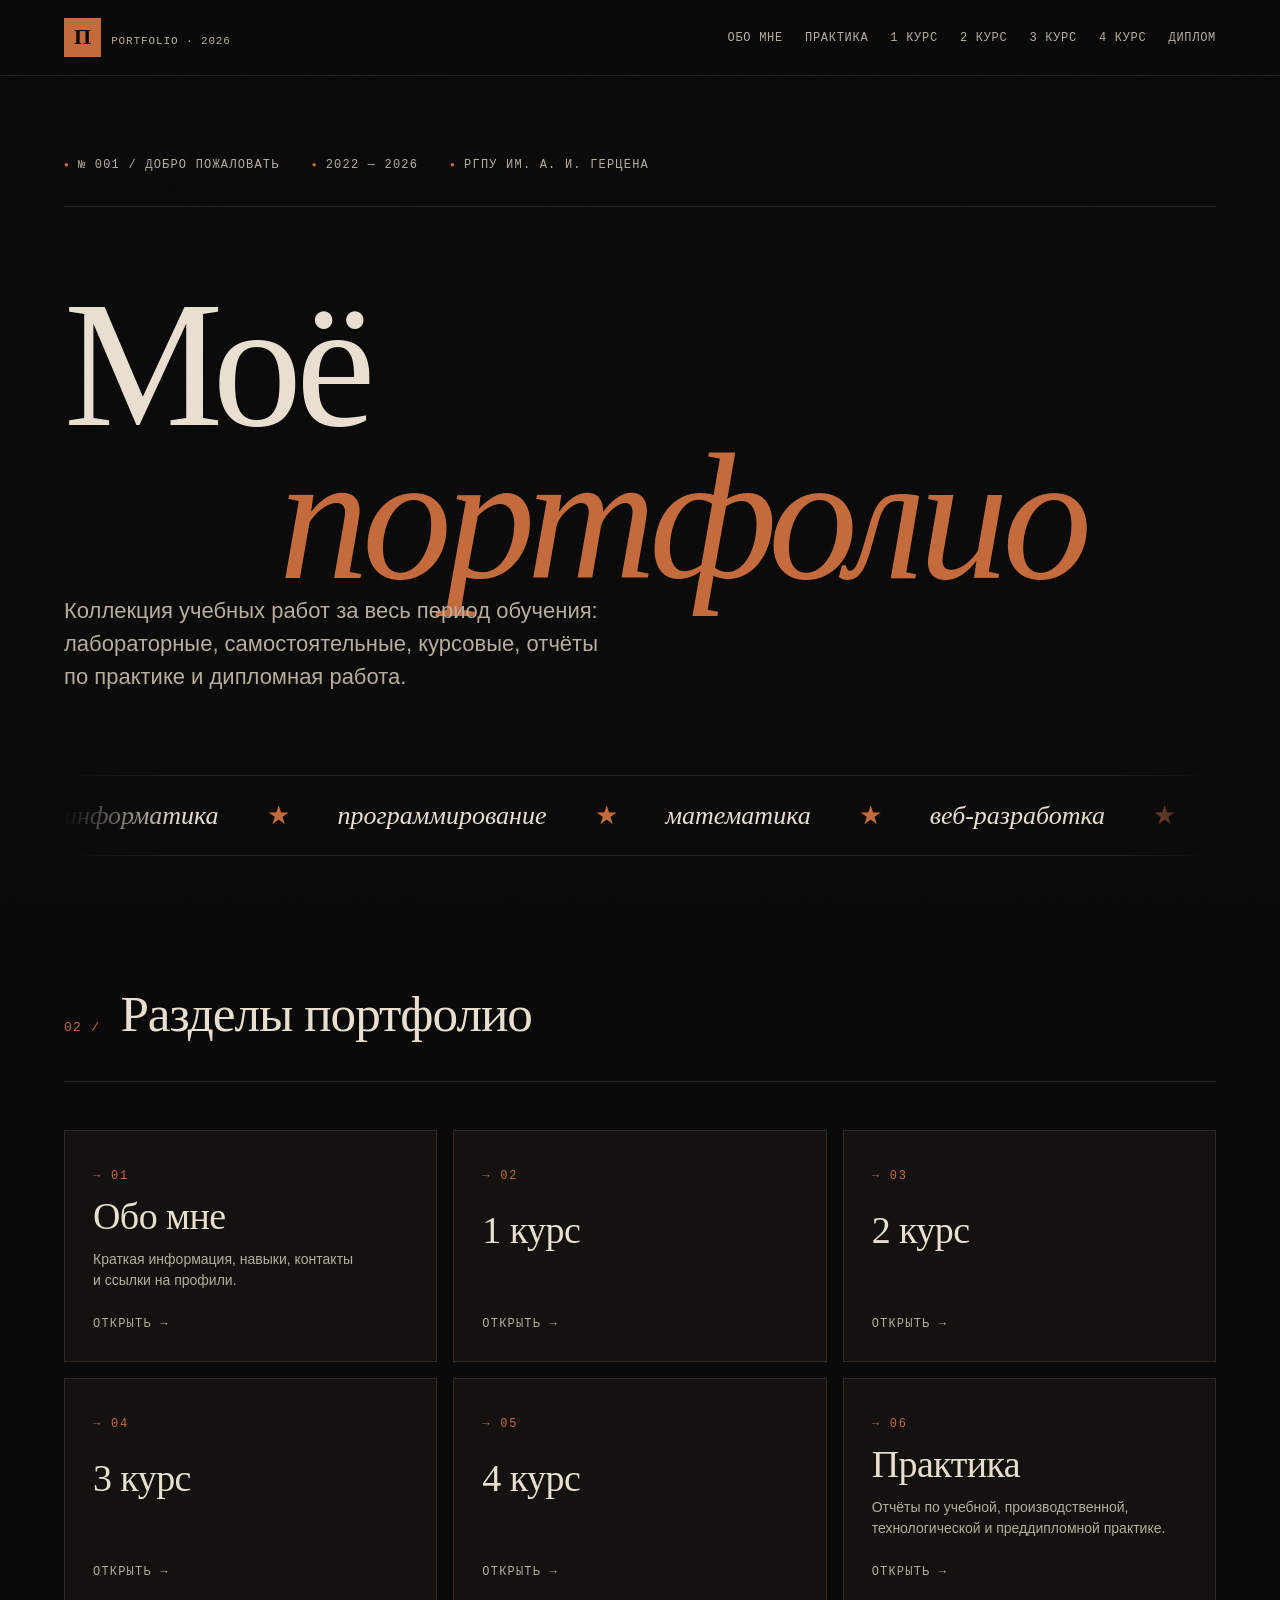
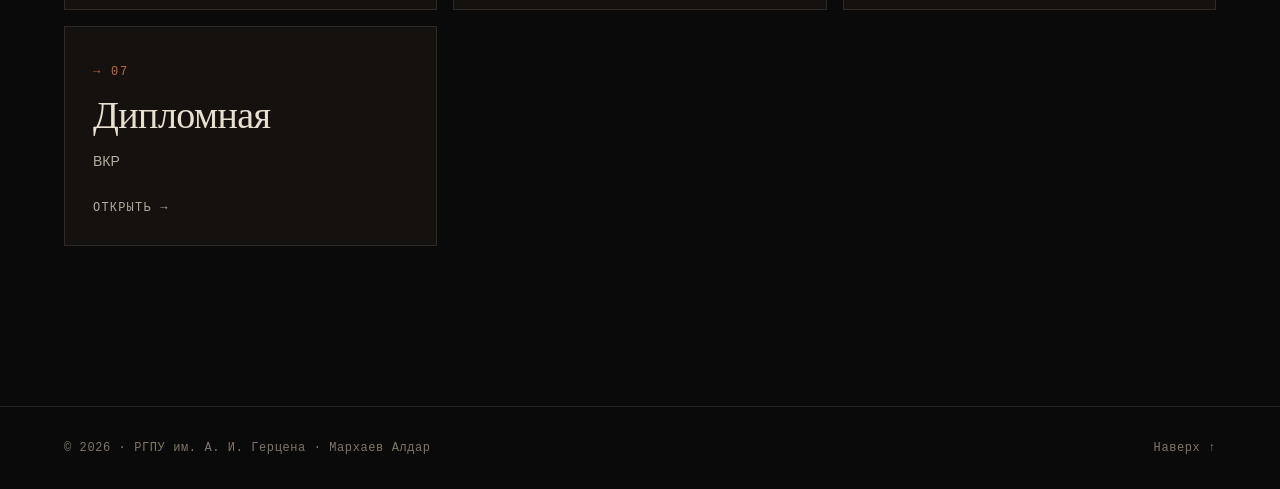
<file: index.html>
<!DOCTYPE html>
<html lang="ru">
<head>
    <meta charset="UTF-8">
    <meta name="viewport" content="width=device-width, initial-scale=1.0">
    <title>Портфолио — РГПУ им. А. И. Герцена</title>
    <meta name="description" content="Учебное портфолио студента РГПУ им. А. И. Герцена. Работы за 4 курса обучения, практика, дипломная работа.">
    <link rel="stylesheet" href="styles.css">
    <link rel="icon" type="image/svg+xml" href="data:image/svg+xml,%3Csvg xmlns='http://www.w3.org/2000/svg' viewBox='0 0 100 100'%3E%3Crect width='100' height='100' fill='%230a0a0a'/%3E%3Ctext x='50' y='68' font-family='Georgia,serif' font-size='60' fill='%23e8dfd0' text-anchor='middle' font-style='italic'%3EП%3C/text%3E%3C/svg%3E">
</head>
<body>

    <div class="noise" aria-hidden="true"></div>

    <nav class="nav">
        <div class="nav__inner">
            <a href="index.html" class="nav__logo">
                <span class="nav__logo-mark">П</span>
                <span class="nav__logo-text">portfolio · 2026</span>
            </a>
            <ul class="nav__links">
                <li><a href="about.html">Обо мне</a></li>
                <li><a href="practice.html">Практика</a></li>
                <li><a href="course-1.html">1 курс</a></li>
                <li><a href="course-2.html">2 курс</a></li>
                <li><a href="course-3.html">3 курс</a></li>
                <li><a href="course-4.html">4 курс</a></li>
                <li><a href="diploma.html">Диплом</a></li>
            </ul>
            <button class="nav__burger" aria-label="Меню">
                <span></span><span></span><span></span>
            </button>
        </div>
    </nav>

    <!-- ГЛАВНЫЙ ЭКРАН -->
    <header class="home-hero" id="top">
        <div class="home-hero__meta">
            <span class="home-hero__meta-item">№ 001 / Добро пожаловать</span>
            <span class="home-hero__meta-item">2022 — 2026</span>
            <span class="home-hero__meta-item">РГПУ им. А. И. Герцена</span>
        </div>

        <div>
            <h1 class="home-hero__title">
                <span class="home-hero__line">Моё</span>
                <span class="home-hero__line home-hero__line--italic">портфолио</span>
            </h1>
            <p class="home-hero__lead">
                Коллекция учебных работ за весь период обучения:
                лабораторные, самостоятельные, курсовые, отчёты по&nbsp;практике
                и&nbsp;дипломная работа.
            </p>
        </div>

        <div class="marquee" aria-hidden="true">
            <div class="marquee__track">
                <span>информатика</span><span>★</span>
                <span>программирование</span><span>★</span>
                <span>математика</span><span>★</span>
                <span>веб-разработка</span><span>★</span>
                <span>базы данных</span><span>★</span>
                <span>алгоритмы</span><span>★</span>
                <span>информатика</span><span>★</span>
                <span>программирование</span><span>★</span>
                <span>математика</span><span>★</span>
                <span>веб-разработка</span><span>★</span>
                <span>базы данных</span><span>★</span>
                <span>алгоритмы</span><span>★</span>
            </div>
        </div>
    </header>

    <!-- РАЗДЕЛЫ -->
    <section class="sections" id="sections">
        <div class="sections__head">
            <span class="sections__num">02 /</span>
            <h2 class="sections__title">Разделы портфолио</h2>
        </div>

        <div class="sections__grid">

            <a href="about.html" class="section-card">
                <span class="section-card__num">→ 01</span>
                <h3 class="section-card__title">Обо&nbsp;мне</h3>
                <p class="section-card__desc">Краткая информация, навыки, контакты и&nbsp;ссылки на профили.</p>
                <span class="section-card__arrow">Открыть →</span>
            </a>

            <a href="course-1.html" class="section-card">
                <span class="section-card__num">→ 02</span>
                <h3 class="section-card__title">1&nbsp;курс</h3>
                <p class="section-card__desc"></p>
                <span class="section-card__arrow">Открыть →</span>
            </a>

            <a href="course-2.html" class="section-card">
                <span class="section-card__num">→ 03</span>
                <h3 class="section-card__title">2&nbsp;курс</h3>
                <p class="section-card__desc"></p>
                <span class="section-card__arrow">Открыть →</span>
            </a>

            <a href="course-3.html" class="section-card">
                <span class="section-card__num">→ 04</span>
                <h3 class="section-card__title">3&nbsp;курс</h3>
                <p class="section-card__desc"></p>
                <span class="section-card__arrow">Открыть →</span>
            </a>

            <a href="course-4.html" class="section-card">
                <span class="section-card__num">→ 05</span>
                <h3 class="section-card__title">4&nbsp;курс</h3>
                <p class="section-card__desc"></p>
                <span class="section-card__arrow">Открыть →</span>
            </a>

            <a href="practice.html" class="section-card">
                <span class="section-card__num">→ 06</span>
                <h3 class="section-card__title">Практика</h3>
                <p class="section-card__desc">Отчёты по&nbsp;учебной, производственной, технологической и&nbsp;преддипломной практике.</p>
                <span class="section-card__arrow">Открыть →</span>
            </a>

            <a href="diploma.html" class="section-card">
                <span class="section-card__num">→ 07</span>
                <h3 class="section-card__title">Дипломная</h3>
                <p class="section-card__desc">ВКР</p>
                <span class="section-card__arrow">Открыть →</span>
            </a>

        </div>
    </section>

    <footer class="footer">
        <div class="footer__inner">
            <p>© 2026 · РГПУ им. А. И. Герцена · Мархаев Алдар</p>
            <p><a href="#top">Наверх ↑</a></p>
        </div>
    </footer>

    <script src="script.js"></script>
</body>
</html>
</file>
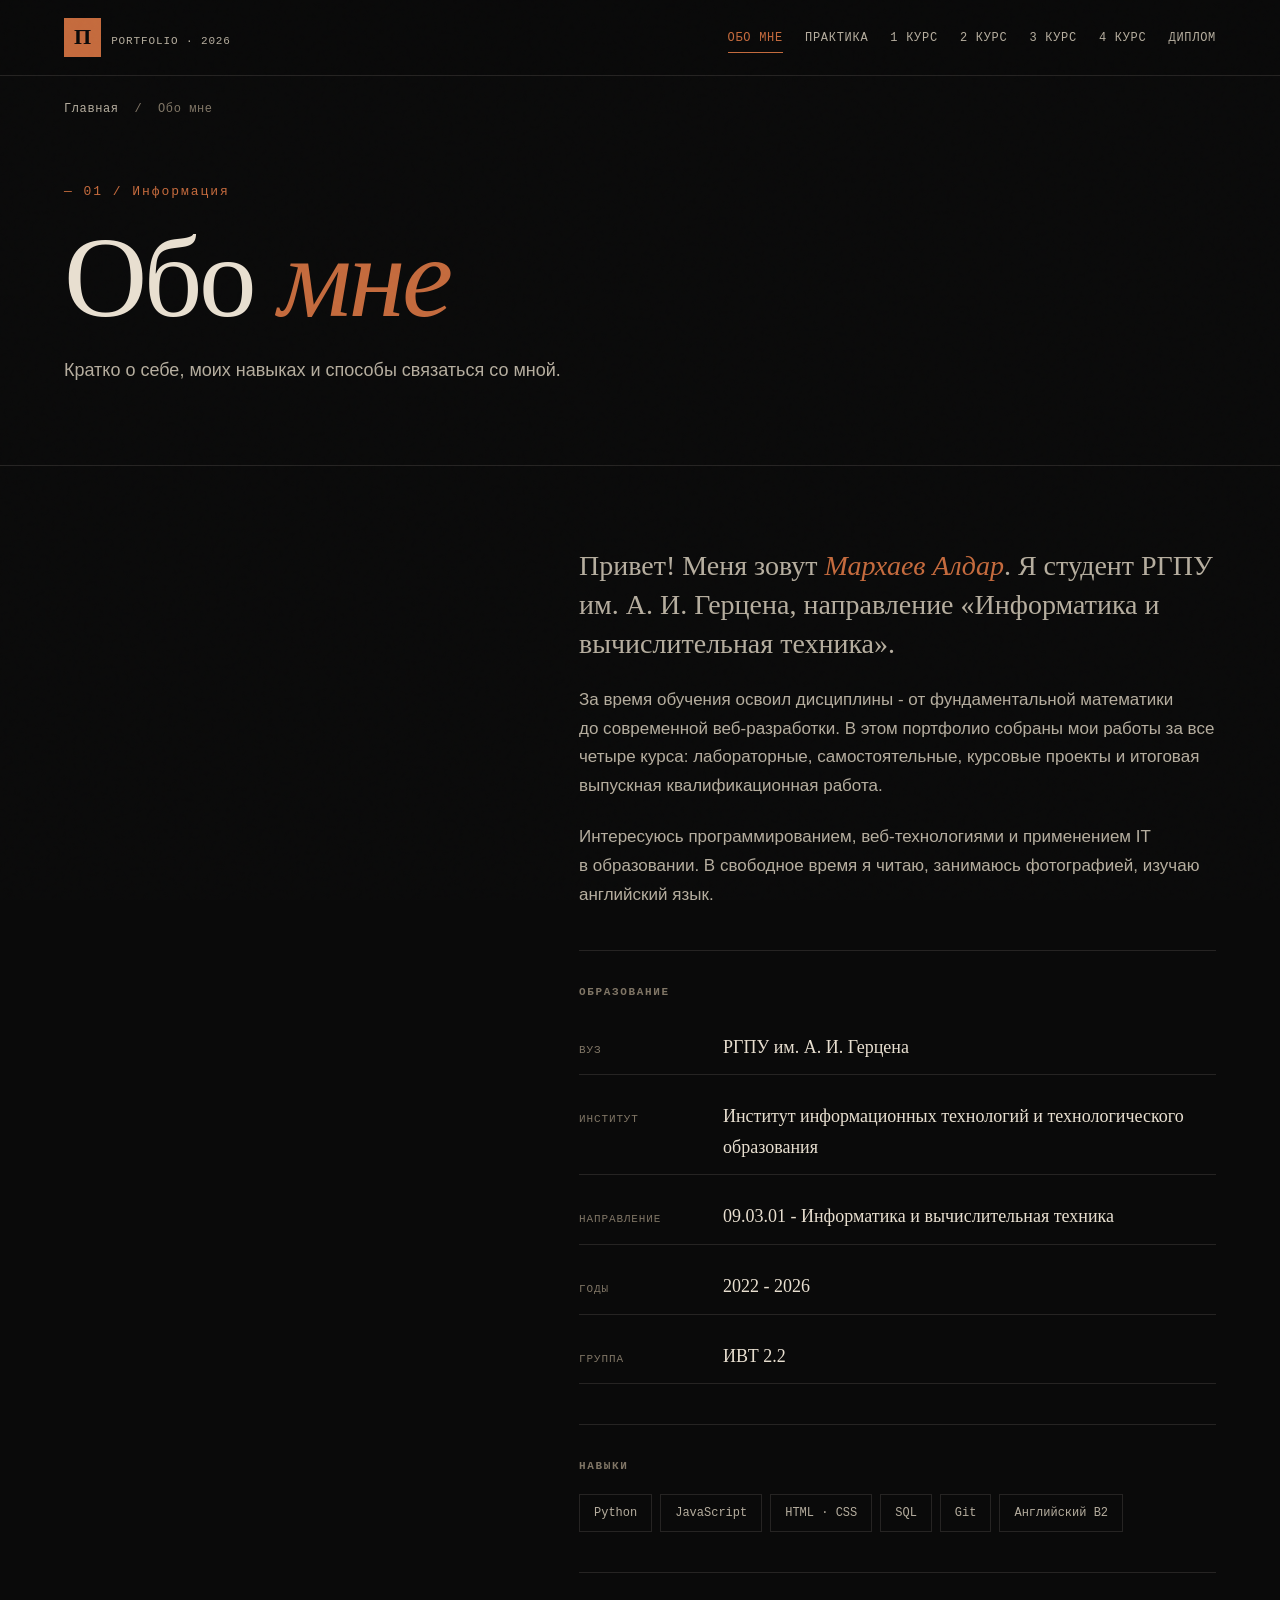
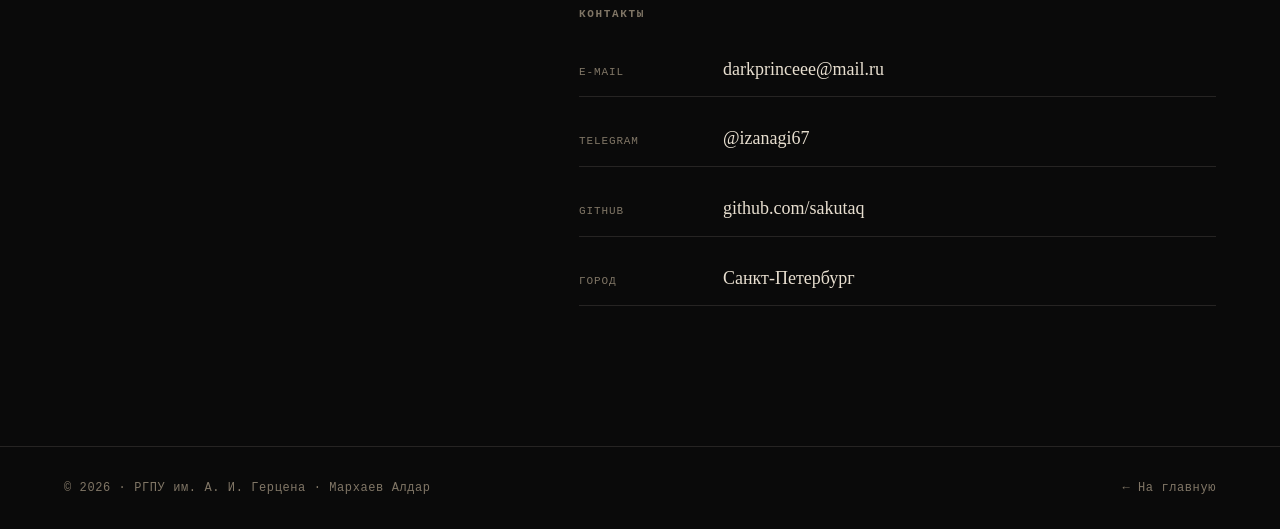
<file: about.html>
<!DOCTYPE html>
<html lang="ru">
<head>
    <meta charset="UTF-8">
    <meta name="viewport" content="width=device-width, initial-scale=1.0">
    <title>Обо мне — Портфолио</title>
    <link rel="stylesheet" href="styles.css">
    <link rel="icon" type="image/svg+xml" href="data:image/svg+xml,%3Csvg xmlns='http://www.w3.org/2000/svg' viewBox='0 0 100 100'%3E%3Crect width='100' height='100' fill='%230a0a0a'/%3E%3Ctext x='50' y='68' font-family='Georgia,serif' font-size='60' fill='%23e8dfd0' text-anchor='middle' font-style='italic'%3EП%3C/text%3E%3C/svg%3E">
</head>
<body>

    <div class="noise" aria-hidden="true"></div>

    <nav class="nav">
        <div class="nav__inner">
            <a href="index.html" class="nav__logo">
                <span class="nav__logo-mark">П</span>
                <span class="nav__logo-text">portfolio · 2026</span>
            </a>
            <ul class="nav__links">
                <li><a href="about.html">Обо мне</a></li>
                <li><a href="practice.html">Практика</a></li>
                <li><a href="course-1.html">1 курс</a></li>
                <li><a href="course-2.html">2 курс</a></li>
                <li><a href="course-3.html">3 курс</a></li>
                <li><a href="course-4.html">4 курс</a></li>
                <li><a href="diploma.html">Диплом</a></li>
            </ul>
            <button class="nav__burger" aria-label="Меню"><span></span><span></span><span></span></button>
        </div>
    </nav>

    <div class="crumbs">
        <a href="index.html">Главная</a>
        <span class="crumbs__sep">/</span>
        <span>Обо мне</span>
    </div>

    <header class="page-hero">
        <span class="page-hero__num">— 01 / Информация</span>
        <h1 class="page-hero__title">Обо <em>мне</em></h1>
        <p class="page-hero__sub">Кратко о&nbsp;себе, моих навыках и&nbsp;способы связаться со мной. </p>
    </header>

    <section class="about-grid">

        <div class="about-portrait">
            <div class="work__media">
    		
		</div>
                <defs>
                    <linearGradient id="bg" x1="0" y1="0" x2="1" y2="1">
                        <stop offset="0%" stop-color="#c46a3d"/>
                        <stop offset="100%" stop-color="#8b3a1f"/>
                    </linearGradient>
                </defs>
                <rect width="300" height="380" fill="url(#bg)"/>
                <circle cx="150" cy="150" r="60" fill="#e8dfd0"/>
                <path d="M60 380 Q60 250 150 250 Q240 250 240 380 Z" fill="#e8dfd0"/>
                
            </svg>
            
        </div>

        <div class="about-text">
            <p class="about-text__lead">
                Привет! Меня зовут <em>Мархаев Алдар</em>.
                Я&nbsp;студент РГПУ им.&nbsp;А.&nbsp;И.&nbsp;Герцена,
                направление «Информатика и вычислительная техника».
            </p>

            <p>
                За&nbsp;время обучения освоил дисциплины -
                от&nbsp;фундаментальной математики до&nbsp;современной веб-разработки.
                В&nbsp;этом портфолио собраны мои работы за&nbsp;все четыре курса:
                лабораторные, самостоятельные, курсовые проекты и&nbsp;итоговая
                выпускная квалификационная работа.
            </p>

            <p>
                Интересуюсь программированием, веб-технологиями и&nbsp;применением
                IT в&nbsp;образовании. В&nbsp;свободное время я читаю,
                занимаюсь фотографией, изучаю английский язык.
            </p>

            <div class="about-block">
                <h3 class="about-block__title">Образование</h3>
                <ul class="about-list">
                    <li>
                        <span class="about-list__key">Вуз</span>
                        <span class="about-list__val">РГПУ им. А. И. Герцена</span>
                    </li>
                    <li>
                        <span class="about-list__key">Институт</span>
                        <span class="about-list__val">Институт информационных технологий и&nbsp;технологического образования</span>
                    </li>
                    <li>
                        <span class="about-list__key">Направление</span>
                        <span class="about-list__val">09.03.01 - Информатика и&nbsp;вычислительная техника</span>
                    </li>
                    <li>
                        <span class="about-list__key">Годы</span>
                        <span class="about-list__val">2022 - 2026</span>
                    </li>
                    <li>
                        <span class="about-list__key">Группа</span>
                        <span class="about-list__val">ИВТ 2.2</span>
                    </li>
                </ul>
            </div>

            <div class="about-block">
                <h3 class="about-block__title">Навыки</h3>
                <ul class="skills-list">
                    <li>Python</li>
                    <li>JavaScript</li>
                    <li>HTML &middot; CSS</li>
                    <li>SQL</li>
                    <li>Git</li>
                    <li>Английский B2</li>
                </ul>
            </div>

            <div class="about-block">
                <h3 class="about-block__title">Контакты</h3>
                <ul class="about-list">
                    <li>
                        <span class="about-list__key">E-mail</span>
                        <span class="about-list__val"><a href="mailto:darkprinceee@mail.ru">darkprinceee@mail.ru</a></span>
                    </li>
                    <li>
                        <span class="about-list__key">Telegram</span>
                        <span class="about-list__val"><a href="https://t.me/izanagi67">@izanagi67</a></span>
                    </li>
                    <li>
                        <span class="about-list__key">GitHub</span>
                        <span class="about-list__val"><a href="https://github.com/sakutaq">github.com/sakutaq</a></span>
                    </li>
                    <li>
                        <span class="about-list__key">Город</span>
                        <span class="about-list__val">Санкт-Петербург</span>
                    </li>
                </ul>
            </div>
        </div>

    </section>

    <footer class="footer">
        <div class="footer__inner">
            <p>© 2026 · РГПУ им. А. И. Герцена · Мархаев Алдар</p>
            <p><a href="index.html">← На главную</a></p>
        </div>
    </footer>

    <script src="script.js"></script>
</body>
</html>
</file>
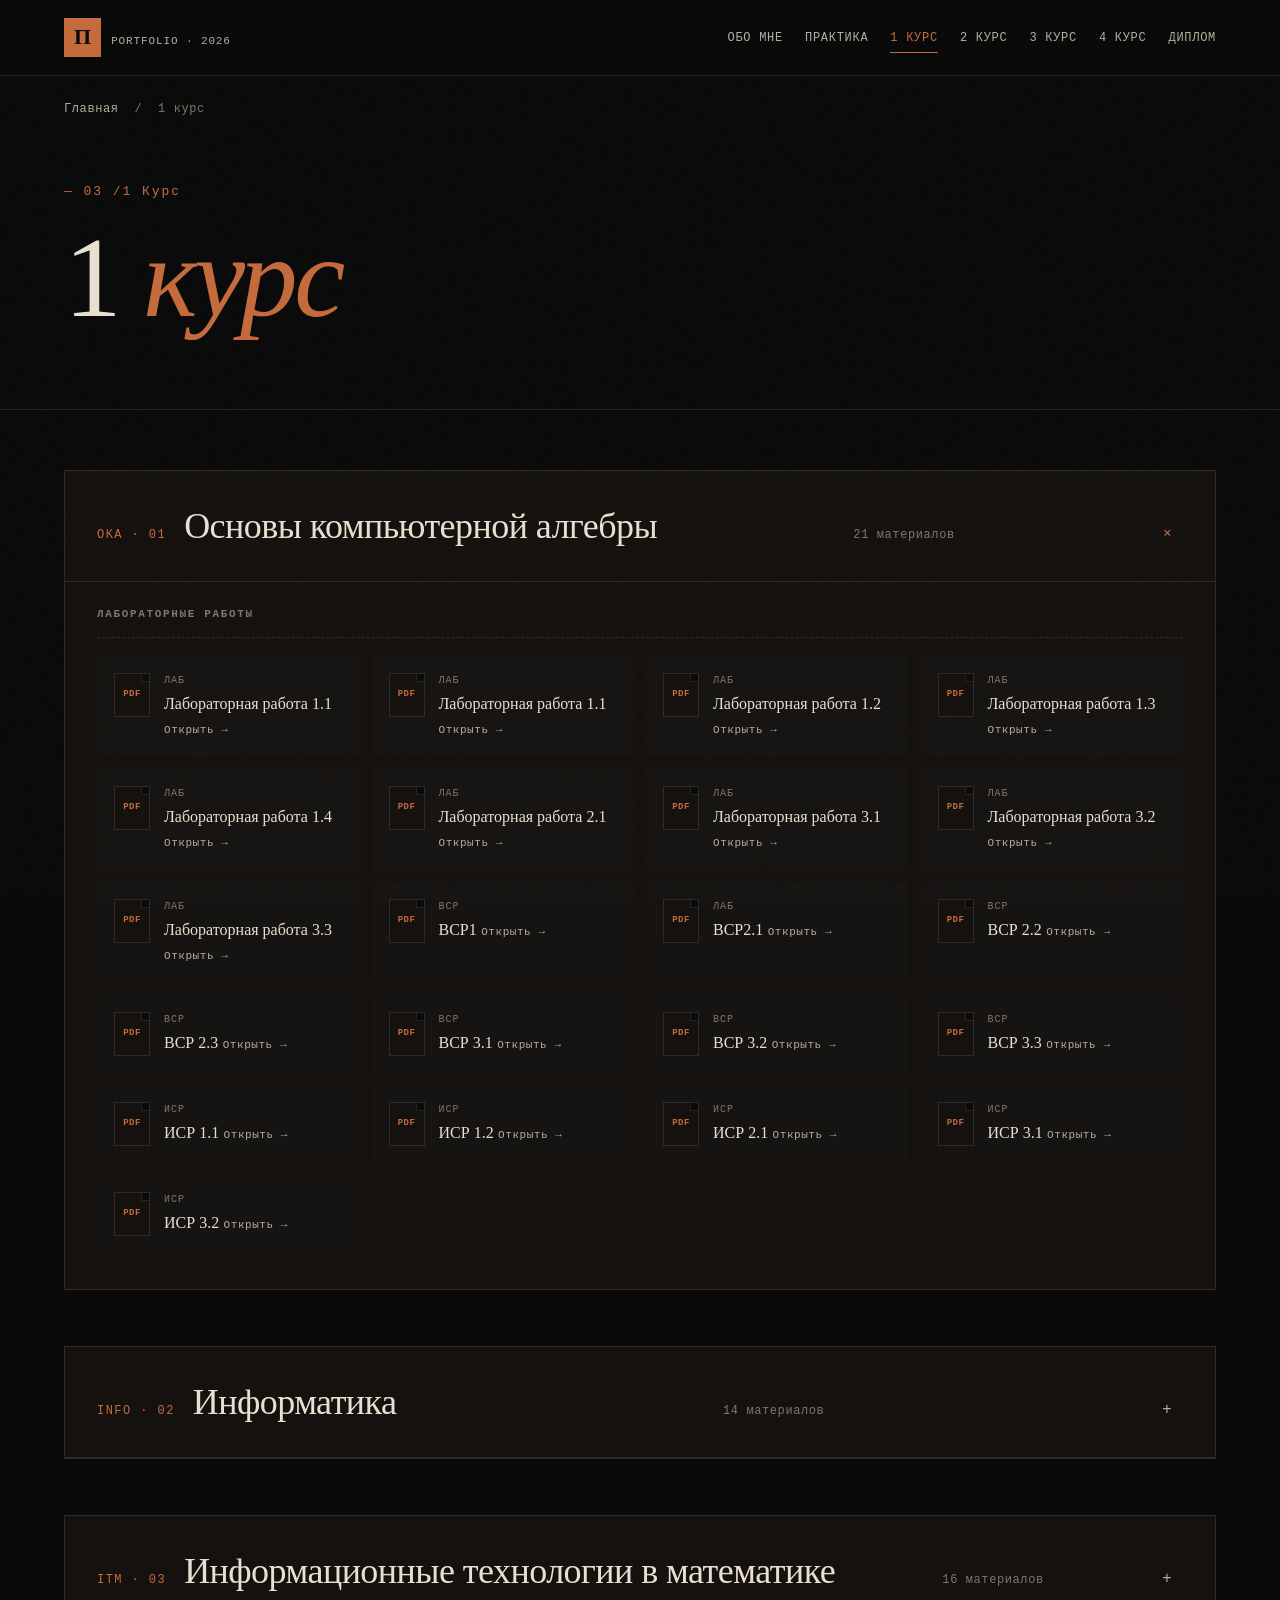
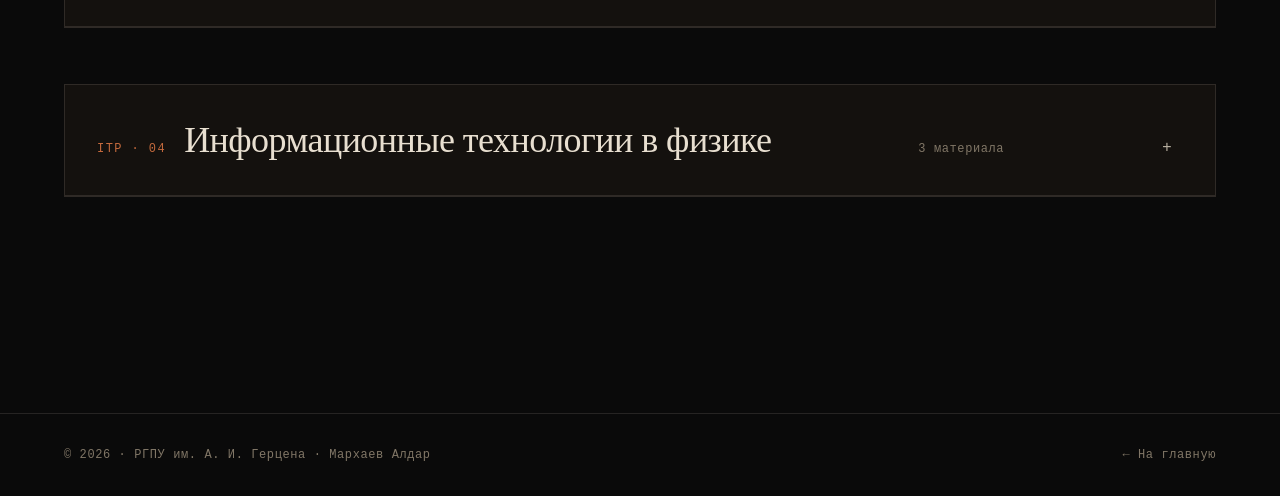
<file: course-1.html>
<!DOCTYPE html>
<html lang="ru">
<head>
    <meta charset="UTF-8">
    <meta name="viewport" content="width=device-width, initial-scale=1.0">
    <title>1 курс — Портфолио</title>
    <link rel="stylesheet" href="styles.css">
    <link rel="icon" type="image/svg+xml" href="data:image/svg+xml,%3Csvg xmlns='http://www.w3.org/2000/svg' viewBox='0 0 100 100'%3E%3Crect width='100' height='100' fill='%230a0a0a'/%3E%3Ctext x='50' y='68' font-family='Georgia,serif' font-size='60' fill='%23e8dfd0' text-anchor='middle' font-style='italic'%3EП%3C/text%3E%3C/svg%3E">
</head>
<body>

    <div class="noise" aria-hidden="true"></div>

    <nav class="nav">
        <div class="nav__inner">
            <a href="index.html" class="nav__logo">
                <span class="nav__logo-mark">П</span>
                <span class="nav__logo-text">portfolio · 2026</span>
            </a>
            <ul class="nav__links">
                <li><a href="about.html">Обо мне</a></li>
                <li><a href="practice.html">Практика</a></li>
                <li><a href="course-1.html">1 курс</a></li>
                <li><a href="course-2.html">2 курс</a></li>
                <li><a href="course-3.html">3 курс</a></li>
                <li><a href="course-4.html">4 курс</a></li>
                <li><a href="diploma.html">Диплом</a></li>
            </ul>
            <button class="nav__burger" aria-label="Меню"><span></span><span></span><span></span></button>
        </div>
    </nav>

    <div class="crumbs">
        <a href="index.html">Главная</a>
        <span class="crumbs__sep">/</span>
        <span>1 курс</span>
    </div>

    <header class="page-hero">
        <span class="page-hero__num">— 03 /1 Курс</span>
        <h1 class="page-hero__title">1&nbsp;<em>курс</em></h1>
        
    </header>

    <main class="page-body">
<article class="subject" id="subject-1">
            <header class="subject__header">
                <div class="subject__title">
                    <span class="subject__num">OKA · 01</span>
                    <h2 class="subject__name">Основы компьютерной алгебры</h2>
                </div>
                <span class="subject__count"></span>
                <span class="subject__toggle">+</span>
            </header>
            <div class="subject__body">
                <div class="subject__inner">
                    <div class="work-group">
                        <h3 class="work-group__title">Лабораторные работы</h3>
                        <div class="files">
                            <a href="files/course-1/oka/лр1.1.pdf" class="file" target="_blank">
                                <span class="file__icon file__icon--pdf">PDF</span>
                                <div class="file__body">
                                    <span class="file__tag">Лаб</span>
                                    <span class="file__name">Лабораторная работа 1.1</span>
                                    <span class="file__action">Открыть →</span>
                                </div>
                            </a>
<a href="files/course-1/oka/лр1.1.pdf" class="file" target="_blank">
                                <span class="file__icon file__icon--pdf">PDF</span>
                                <div class="file__body">
                                    <span class="file__tag">Лаб</span>
                                    <span class="file__name">Лабораторная работа 1.1</span>
                                    <span class="file__action">Открыть →</span>
                                </div>
                            </a>
<a href="files/course-1/oka/лр1.2.pdf" class="file" target="_blank">
                                <span class="file__icon file__icon--pdf">PDF</span>
                                <div class="file__body">
                                    <span class="file__tag">Лаб</span>
                                    <span class="file__name">Лабораторная работа 1.2</span>
                                    <span class="file__action">Открыть →</span>
                                </div>
                            </a>
<a href="files/course-1/oka/лр1.3.pdf" class="file" target="_blank">
                                <span class="file__icon file__icon--pdf">PDF</span>
                                <div class="file__body">
                                    <span class="file__tag">Лаб</span>
                                    <span class="file__name">Лабораторная работа 1.3</span>
                                    <span class="file__action">Открыть →</span>
                                </div>
                            </a>
<a href="files/course-1/oka/лр1.4.pdf" class="file" target="_blank">
                                <span class="file__icon file__icon--pdf">PDF</span>
                                <div class="file__body">
                                    <span class="file__tag">Лаб</span>
                                    <span class="file__name">Лабораторная работа 1.4</span>
                                    <span class="file__action">Открыть →</span>
                                </div>
                            </a>
<a href="files/course-1/oka/лр2.1.pdf" class="file" target="_blank">
                                <span class="file__icon file__icon--pdf">PDF</span>
                                <div class="file__body">
                                    <span class="file__tag">Лаб</span>
                                    <span class="file__name">Лабораторная работа 2.1</span>
                                    <span class="file__action">Открыть →</span>
                                </div>
                            </a>
<a href="files/course-1/oka/лр3.1.pdf" class="file" target="_blank">
                                <span class="file__icon file__icon--pdf">PDF</span>
                                <div class="file__body">
                                    <span class="file__tag">Лаб</span>
                                    <span class="file__name">Лабораторная работа 3.1</span>
                                    <span class="file__action">Открыть →</span>
                                </div>
                            </a>
<a href="files/course-1/oka/лр3.2.pdf" class="file" target="_blank">
                                <span class="file__icon file__icon--pdf">PDF</span>
                                <div class="file__body">
                                    <span class="file__tag">Лаб</span>
                                    <span class="file__name">Лабораторная работа 3.2</span>
                                    <span class="file__action">Открыть →</span>
                                </div>
                            </a>
<a href="files/course-1/oka/лр3.3.pdf" class="file" target="_blank">
                                <span class="file__icon file__icon--pdf">PDF</span>
                                <div class="file__body">
                                    <span class="file__tag">Лаб</span>
                                    <span class="file__name">Лабораторная работа 3.3</span>
                                    <span class="file__action">Открыть →</span>
                                </div>
                            </a>
<a href="files/course-1/oka/вср1.pdf" class="file" target="_blank">
                                <span class="file__icon file__icon--pdf">PDF</span>
                                <div class="file__body">
                                    <span class="file__tag">ВСР</span>
                                    <span class="file__name">ВСР1</span>
                                    <span class="file__action">Открыть →</span>
                                </div>
                            </a>
<a href="files/course-1/oka/вср2.1.pdf" class="file" target="_blank">
                                <span class="file__icon file__icon--pdf">PDF</span>
                                <div class="file__body">
                                    <span class="file__tag">Лаб</span>
                                    <span class="file__name">ВСР2.1</span>
                                    <span class="file__action">Открыть →</span>
                                </div>
                            </a>
<a href="files/course-1/oka/вср2.2.pdf" class="file" target="_blank">
                                <span class="file__icon file__icon--pdf">PDF</span>
                                <div class="file__body">
                                    <span class="file__tag">ВСР</span>
                                    <span class="file__name">ВСР 2.2</span>
                                    <span class="file__action">Открыть →</span>
                                </div>
                            </a>
<a href="files/course-1/oka/вср2.3.pdf" class="file" target="_blank">
                                <span class="file__icon file__icon--pdf">PDF</span>
                                <div class="file__body">
                                    <span class="file__tag">ВСР</span>
                                    <span class="file__name">ВСР 2.3</span>
                                    <span class="file__action">Открыть →</span>
                                </div>
                            </a>
<a href="files/course-1/oka/вср3.1.pdf" class="file" target="_blank">
                                <span class="file__icon file__icon--pdf">PDF</span>
                                <div class="file__body">
                                    <span class="file__tag">ВСР</span>
                                    <span class="file__name">ВСР 3.1</span>
                                    <span class="file__action">Открыть →</span>
                                </div>
                            </a>
<a href="files/course-1/oka/вср3.2.pdf" class="file" target="_blank">
                                <span class="file__icon file__icon--pdf">PDF</span>
                                <div class="file__body">
                                    <span class="file__tag">ВСР</span>
                                    <span class="file__name">ВСР 3.2</span>
                                    <span class="file__action">Открыть →</span>
                                </div>
                            </a>
<a href="files/course-1/oka/вср3.3.pdf" class="file" target="_blank">
                                <span class="file__icon file__icon--pdf">PDF</span>
                                <div class="file__body">
                                    <span class="file__tag">ВСР</span>
                                    <span class="file__name">ВСР 3.3</span>
                                    <span class="file__action">Открыть →</span>
                                </div>
                            </a>
<a href="files/course-1/oka/иср1.1.pdf" class="file" target="_blank">
                                <span class="file__icon file__icon--pdf">PDF</span>
                                <div class="file__body">
                                    <span class="file__tag">ИСР</span>
                                    <span class="file__name">ИСР 1.1</span>
                                    <span class="file__action">Открыть →</span>
                                </div>
                            </a>
<a href="files/course-1/oka/иср1.2.pdf" class="file" target="_blank">
                                <span class="file__icon file__icon--pdf">PDF</span>
                                <div class="file__body">
                                    <span class="file__tag">ИСР</span>
                                    <span class="file__name">ИСР 1.2</span>
                                    <span class="file__action">Открыть →</span>
                                </div>
                            </a>
<a href="files/course-1/oka/иср2.1.pdf" class="file" target="_blank">
                                <span class="file__icon file__icon--pdf">PDF</span>
                                <div class="file__body">
                                    <span class="file__tag">ИСР</span>
                                    <span class="file__name">ИСР 2.1</span>
                                    <span class="file__action">Открыть →</span>
                                </div>
                            </a>
<a href="files/course-1/oka/иср3.1.pdf" class="file" target="_blank">
                                <span class="file__icon file__icon--pdf">PDF</span>
                                <div class="file__body">
                                    <span class="file__tag">ИСР</span>
                                    <span class="file__name">ИСР 3.1</span>
                                    <span class="file__action">Открыть →</span>
                                </div>
                            </a>
<a href="files/course-1/oka/иср3.2.pdf" class="file" target="_blank">
                                <span class="file__icon file__icon--pdf">PDF</span>
                                <div class="file__body">
                                    <span class="file__tag">ИСР</span>
                                    <span class="file__name">ИСР 3.2</span>
                                    <span class="file__action">Открыть →</span>
                                </div>
                            </a>


</article>
        <article class="subject" id="subject-2">
            <header class="subject__header">
                <div class="subject__title">
                    <span class="subject__num">INFO · 02</span>
                    <h2 class="subject__name">Информатика</h2>
                </div>
                <span class="subject__count"></span>
                <span class="subject__toggle">+</span>
            </header>
            <div class="subject__body">
                <div class="subject__inner">
                    <div class="work-group">
                        <h3 class="work-group__title">Лабораторные работы</h3>
                        <div class="files">
                         
<a href="files/course-1/inf/лаб3.pdf" class="file" target="_blank">
                                <span class="file__icon file__icon--pdf">PDF</span>
                                <div class="file__body">
                                    <span class="file__tag">Лаб</span>
                                    <span class="file__name">Лабораторная работа 3</span>
                                    <span class="file__action">Открыть →</span>
                                </div>
                            </a>

<a href="files/course-1/inf/лаб4-5.pdf" class="file" target="_blank">
                                <span class="file__icon file__icon--pdf">PDF</span>
                                <div class="file__body">
                                    <span class="file__tag">Лаб</span>
                                    <span class="file__name">Лабораторная работа 4-5</span>
                                    <span class="file__action">Открыть →</span>
                                </div>
                            </a>

<a href="files/course-1/inf/лаб6.pdf" class="file" target="_blank">
                                <span class="file__icon file__icon--pdf">PDF</span>
                                <div class="file__body">
                                    <span class="file__tag">Лаб</span>
                                    <span class="file__name">Лабораторная работа 6</span>
                                    <span class="file__action">Открыть →</span>
                                </div>
                            </a>

<a href="files/course-1/inf/лаб7.pdf" class="file" target="_blank">
                                <span class="file__icon file__icon--pdf">PDF</span>
                                <div class="file__body">
                                    <span class="file__tag">Лаб</span>
                                    <span class="file__name">Лабораторная работа 7</span>
                                    <span class="file__action">Открыть →</span>
                                </div>
                            </a>

<a href="files/course-1/inf/лаб8.pdf" class="file" target="_blank">
                                <span class="file__icon file__icon--pdf">PDF</span>
                                <div class="file__body">
                                    <span class="file__tag">Лаб</span>
                                    <span class="file__name">Лабораторная работа 8</span>
                                    <span class="file__action">Открыть →</span>
                                </div>
                            </a>

<a href="files/course-1/inf/лаб9.pdf" class="file" target="_blank">
                                <span class="file__icon file__icon--pdf">PDF</span>
                                <div class="file__body">
                                    <span class="file__tag">Лаб</span>
                                    <span class="file__name">Лабораторная работа 9</span>
                                    <span class="file__action">Открыть →</span>
                                </div>
                            </a>

<a href="files/course-1/inf/лаб10.pdf" class="file" target="_blank">
                                <span class="file__icon file__icon--pdf">PDF</span>
                                <div class="file__body">
                                    <span class="file__tag">Лаб</span>
                                    <span class="file__name">Лабораторная работа 10</span>
                                    <span class="file__action">Открыть →</span>
                                </div>
                            </a>
<a href="files/course-1/inf/лаб11.pdf" class="file" target="_blank">
                                <span class="file__icon file__icon--pdf">PDF</span>
                                <div class="file__body">
                                    <span class="file__tag">Лаб</span>
                                    <span class="file__name">Лабораторная работа 11</span>
                                    <span class="file__action">Открыть →</span>
                                </div>
                            </a>
<a href="files/course-1/inf/лаб12.pdf" class="file" target="_blank">
                                <span class="file__icon file__icon--pdf">PDF</span>
                                <div class="file__body">
                                    <span class="file__tag">Лаб</span>
                                    <span class="file__name">Лабораторная работа 12</span>
                                    <span class="file__action">Открыть →</span>
                                </div>
                            </a>
<a href="files/course-1/inf/лаб3.pdf" class="file" target="_blank">
                                <span class="file__icon file__icon--pdf">PDF</span>
                                <div class="file__body">
                                    <span class="file__tag">Лаб</span>
                                    <span class="file__name">Лабораторная работа 3</span>
                                    <span class="file__action">Открыть →</span>
                                </div>
                            </a>
<a href="files/course-1/inf/ср1.pdf" class="file" target="_blank">
                                <span class="file__icon file__icon--pdf">PDF</span>
                                <div class="file__body">
                                    <span class="file__tag">СР</span>
                                    <span class="file__name">Самостоятельная работа 1</span>
                                    <span class="file__action">Открыть →</span>
                                </div>
                            </a>
<a href="files/course-1/inf/ср2.pdf" class="file" target="_blank">
                                <span class="file__icon file__icon--pdf">PDF</span>
                                <div class="file__body">
                                    <span class="file__tag">СР</span>
                                    <span class="file__name">Самостоятельная работа 2</span>
                                    <span class="file__action">Открыть →</span>
                                </div>
                            </a>
                            <a href="files/course-1/inf/ср3.pdf" class="file" target="_blank">
                                <span class="file__icon file__icon--pdf">PDF</span>
                                <div class="file__body">
                                    <span class="file__tag">СР</span>
                                    <span class="file__name">Самостоятельная работа 3</span>
                                    <span class="file__action">Открыть →</span>
                                </div>
                            </a>
<a href="files/course-1/inf/ср8.pdf" class="file" target="_blank">
                                <span class="file__icon file__icon--pdf">PDF</span>
                                <div class="file__body">
                                    <span class="file__tag">СР</span>
                                    <span class="file__name">Самостоятельная работа 8</span>
                                    <span class="file__action">Открыть →</span>
                                </div>
                            </a>
</article>
<article class="subject" id="subject-3">
            <header class="subject__header">
                <div class="subject__title">
                    <span class="subject__num">ITM · 03</span>
                    <h2 class="subject__name">Информационные технологии в математике</h2>
                </div>
                <span class="subject__count"></span>
                <span class="subject__toggle">+</span>
            </header>
            <div class="subject__body">
                <div class="subject__inner">
                    <div class="work-group">
                        <h3 class="work-group__title">Лабораторные работы</h3>
                        <div class="files">
                            <a href="https://docs.google.com/spreadsheets/d/16OvaJSOI3OeGcZ5FTG4WV8tLQvW8jg-t/edit?usp=sharing&ouid=110233679004388467474&rtpof=true&sd=true" class="file" target="_blank">
                                <span class="file__icon file__icon--pdf">PDF</span>
                                <div class="file__body">
                                    <span class="file__tag">ИСР</span>
                                    <span class="file__name">ИСР 2</span>
                                    <span class="file__action">Открыть →</span>
                                </div>
                            </a>
<a href="https://docs.google.com/spreadsheets/d/1SkoDtoFv8ZNj3FODgTUo5vQrPN1IksEN/edit?usp=sharing&ouid=110233679004388467474&rtpof=true&sd=true" class="file" target="_blank">
                                <span class="file__icon file__icon--pdf">PDF</span>
                                <div class="file__body">
                                    <span class="file__tag">ИСР</span>
                                    <span class="file__name">ИСР 2.2</span>
                                    <span class="file__action">Открыть →</span>
                                </div>
                            </a>
<a href="https://drive.google.com/file/d/17p8QlPiz0dQPLAMiJcmYNmirSiu73BAr/view?usp=sharing" class="file" target="_blank">
                                <span class="file__icon file__icon--pdf">PDF</span>
                                <div class="file__body">
                                    <span class="file__tag">ИСР</span>
                                    <span class="file__name">ИСР 3.1</span>
                                    <span class="file__action">Открыть →</span>
                                </div>
                            </a>
<a href="https://drive.google.com/file/d/1bsHAQBPQLilnVu4AhJtciHfQJtieCqtU/view?usp=sharing" class="file" target="_blank">
                                <span class="file__icon file__icon--pdf">PDF</span>
                                <div class="file__body">
                                    <span class="file__tag">ИСР</span>
                                    <span class="file__name">ИСР 3.2</span>
                                    <span class="file__action">Открыть →</span>
                                </div>
                            </a>
<a href="https://drive.google.com/file/d/1AZ1Bq0_Tsam-clMN0R7bHdKc3a5J7K1r/view?usp=sharing" class="file" target="_blank">
                                <span class="file__icon file__icon--pdf">PDF</span>
                                <div class="file__body">
                                    <span class="file__tag">ИСР</span>
                                    <span class="file__name">ИСР 3.3</span>
                                    <span class="file__action">Открыть →</span>
                                </div>
                            </a>
<a href="https://drive.google.com/file/d/1tP5silL5xJdsgVU4zsjeiF4alLrS2X9M/view?usp=sharing" class="file" target="_blank">
                                <span class="file__icon file__icon--pdf">PDF</span>
                                <div class="file__body">
                                    <span class="file__tag">ИСР</span>
                                    <span class="file__name">ИСР 3.4</span>
                                    <span class="file__action">Открыть →</span>
                                </div>
                            </a>
<a href="https://drive.google.com/file/d/1YJNTXM7LScOAgMXwjeVTuBdOoyZ8a6A8/view?usp=sharing" class="file" target="_blank">
                                <span class="file__icon file__icon--pdf">PDF</span>
                                <div class="file__body">
                                    <span class="file__tag">ИСР</span>
                                    <span class="file__name">ИСР 3.5</span>
                                    <span class="file__action">Открыть →</span>
                                </div>
                            </a>
<a href="https://drive.google.com/file/d/1MVxWZSdP0b5zGUa6AzVUPULr8F3E0QHv/view?usp=sharing" class="file" target="_blank">
                                <span class="file__icon file__icon--pdf">PDF</span>
                                <div class="file__body">
                                    <span class="file__tag">ИСР</span>
                                    <span class="file__name">ИСР 4.1</span>
                                    <span class="file__action">Открыть →</span>
                                </div>
                            </a>
<a href="https://drive.google.com/file/d/1qU5iAdn61Dh0OThhZna90fDzF8WSGao8/view?usp=sharing" class="file" target="_blank">
                                <span class="file__icon file__icon--pdf">PDF</span>
                                <div class="file__body">
                                    <span class="file__tag">ИСР</span>
                                    <span class="file__name">ИСР 4.2</span>
                                    <span class="file__action">Открыть →</span>
                                </div>
                            </a>
<a href="https://drive.google.com/file/d/1mjiP0aKnXQEHaD6pMjdZAJu7GogBu5Vx/view?usp=sharing" class="file" target="_blank">
                                <span class="file__icon file__icon--pdf">PDF</span>
                                <div class="file__body">
                                    <span class="file__tag">ИСР</span>
                                    <span class="file__name">ИСР 4.3</span>
                                    <span class="file__action">Открыть →</span>
                                </div>
                            </a>
<a href="https://drive.google.com/file/d/1KfzJqjgYVun97S-KGAbkwzEFz7DSTNcU/view?usp=sharing" class="file" target="_blank">
                                <span class="file__icon file__icon--pdf">PDF</span>
                                <div class="file__body">
                                    <span class="file__tag">ИСР</span>
                                    <span class="file__name">ИСР 4.4</span>
                                    <span class="file__action">Открыть →</span>
                                </div>
                            </a>
<a href="https://drive.google.com/file/d/1A2t1mOHgHDnzzQTZM7dKlvoXRRPpiZU4/view?usp=sharing" class="file" target="_blank">
                                <span class="file__icon file__icon--pdf">PDF</span>
                                <div class="file__body">
                                    <span class="file__tag">ИСР</span>
                                    <span class="file__name">ИСР 4.5</span>
                                    <span class="file__action">Открыть →</span>
                                </div>
                            </a>
<a href="https://drive.google.com/file/d/1qU5iAdn61Dh0OThhZna90fDzF8WSGao8/view?usp=sharing" class="file" target="_blank">
                                <span class="file__icon file__icon--pdf">PDF</span>
                                <div class="file__body">
                                    <span class="file__tag">ИСР</span>
                                    <span class="file__name">ИСР 5.1</span>
                                    <span class="file__action">Открыть →</span>
                                </div>
                            </a>
<a href="https://drive.google.com/file/d/1IxR-lSJuEdXzaE6yNowlLk0Jhrwog0Dp/view?usp=sharing" class="file" target="_blank">
                                <span class="file__icon file__icon--pdf">PDF</span>
                                <div class="file__body">
                                    <span class="file__tag">ИСР</span>
                                    <span class="file__name">ИСР 5.2</span>
                                    <span class="file__action">Открыть →</span>
                                </div>
                            </a>
<a href="https://drive.google.com/file/d/1HVEUlaJkXKtnWAMChIhn_Ei8y9k57z5s/view?usp=sharing" class="file" target="_blank">
                                <span class="file__icon file__icon--pdf">PDF</span>
                                <div class="file__body">
                                    <span class="file__tag">ИСР</span>
                                    <span class="file__name">ИСР 5.3</span>
                                    <span class="file__action">Открыть →</span>
                                </div>
                            </a>
<a href="https://drive.google.com/file/d/1lL-Lm5Cv7sT2XJgMbF_oUwuyUyARbh_C/view?usp=sharing" class="file" target="_blank">
                                <span class="file__icon file__icon--pdf">PDF</span>
                                <div class="file__body">
                                    <span class="file__tag">ИСР</span>
                                    <span class="file__name">ИСР 5.4</span>
                                    <span class="file__action">Открыть →</span>
                                </div>
                            </a>
</article>
<article class="subject" id="subject-4">
            <header class="subject__header">
                <div class="subject__title">
                    <span class="subject__num">ITP · 04</span>
                    <h2 class="subject__name">Информационные технологии в физике</h2>
                </div>
                <span class="subject__count"></span>
                <span class="subject__toggle">+</span>
            </header>
            <div class="subject__body">
                <div class="subject__inner">
                    <div class="work-group">
                        <h3 class="work-group__title">Лабораторные работы</h3>
                        <div class="files">
                         
<a href="files/course-1/itf/лаб1.pdf" class="file" target="_blank">
                                <span class="file__icon file__icon--pdf">PDF</span>
                                <div class="file__body">
                                    <span class="file__tag">Лаб</span>
                                    <span class="file__name">Лабораторная работа 1</span>
                                    <span class="file__action">Открыть →</span>
                                </div>
                            </a>
<a href="files/course-1/itf/лаб2.pdf" class="file" target="_blank">
                                <span class="file__icon file__icon--pdf">PDF</span>
                                <div class="file__body">
                                    <span class="file__tag">Лаб</span>
                                    <span class="file__name">Лабораторная работа 2</span>
                                    <span class="file__action">Открыть →</span>
                                </div>
                            </a>
<a href="files/course-1/itf/курс1.pdf" class="file" target="_blank">
                                <span class="file__icon file__icon--pdf">PDF</span>
                                <div class="file__body">
                                    <span class="file__tag">Курсовая</span>
                                    <span class="file__name">Курсовая работа</span>
                                    <span class="file__action">Открыть →</span>
                                </div>
                            </a>
    </main>

    <footer class="footer">
        <div class="footer__inner">
            <p>© 2026 · РГПУ им. А. И. Герцена · Мархаев Алдар</p>
            <p><a href="index.html">← На главную</a></p>
        </div>
    </footer>

    <script src="script.js"></script>
</body>
</html>
</file>
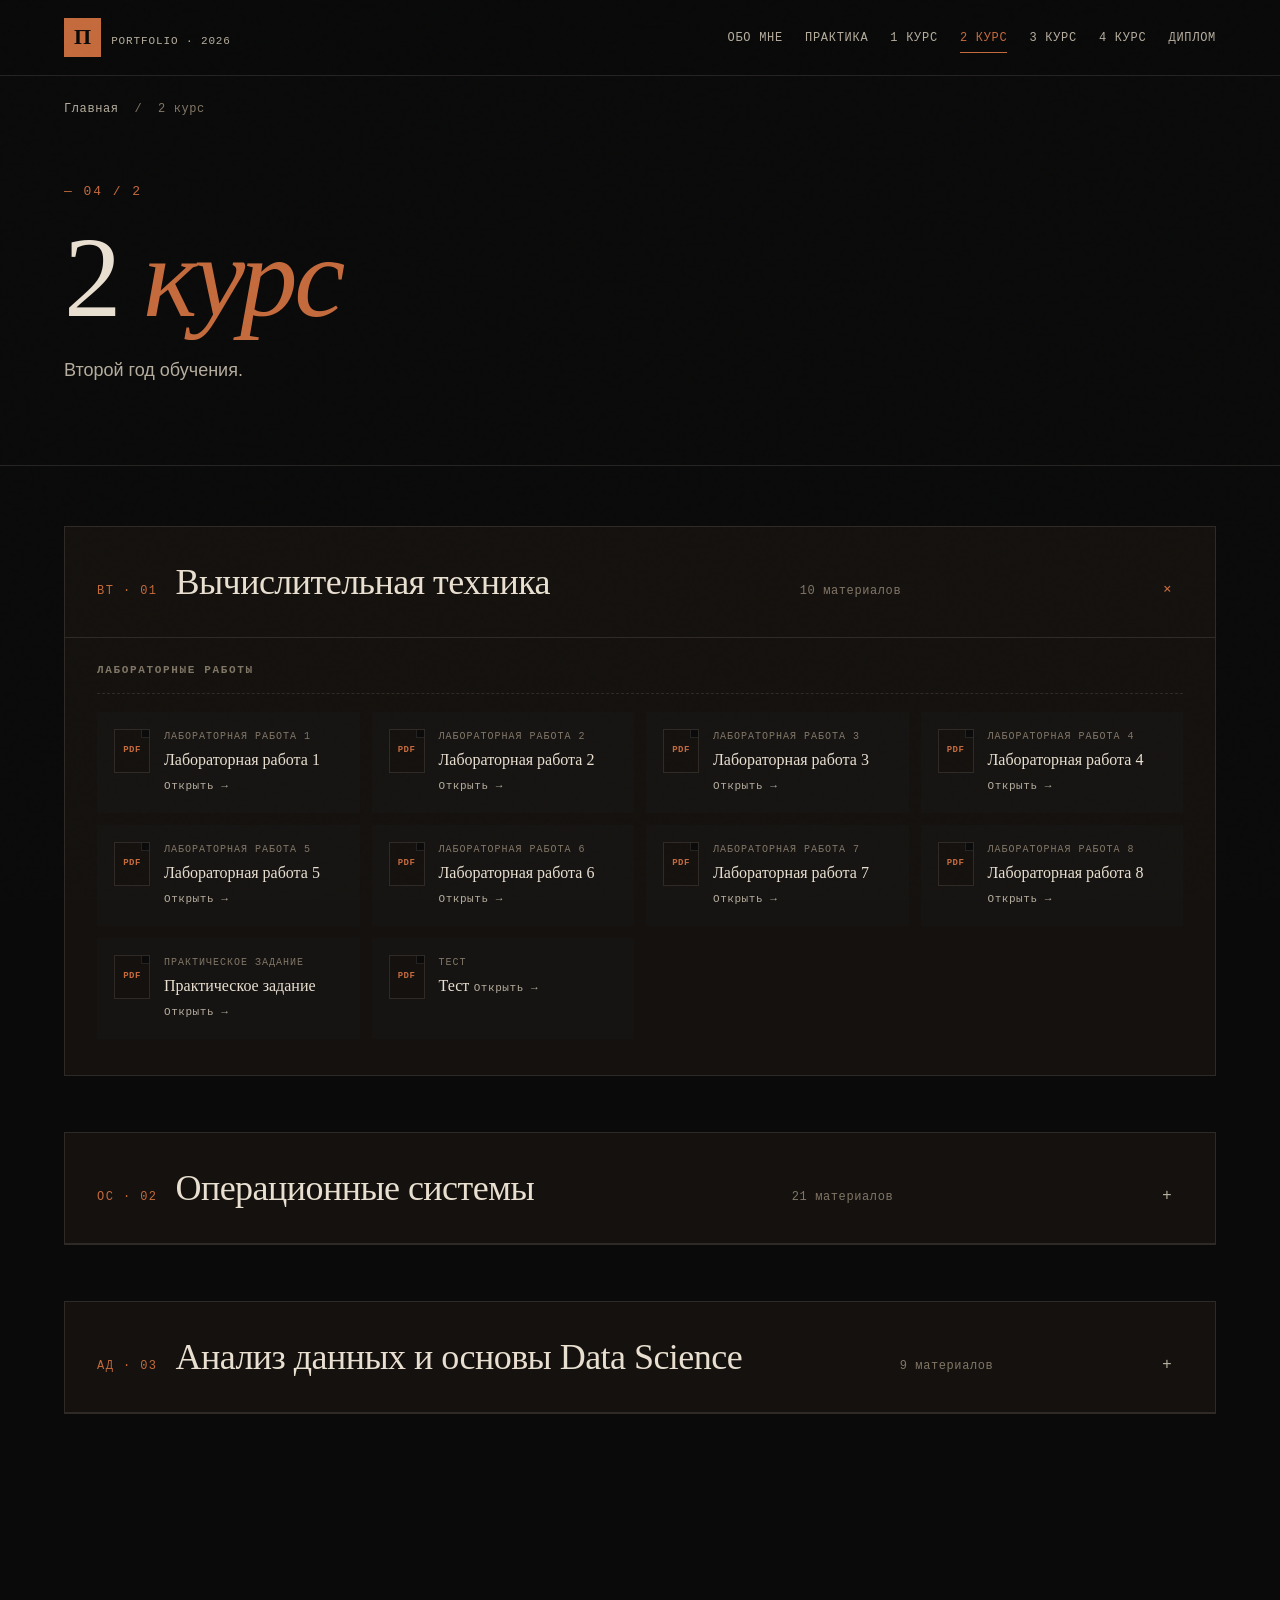
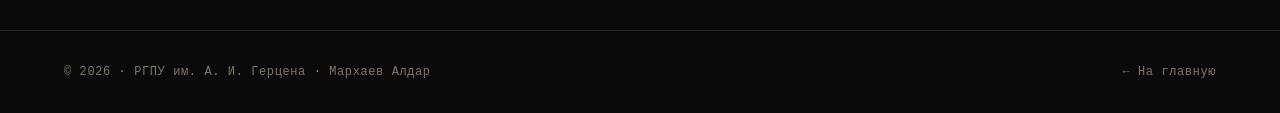
<file: course-2.html>
<!DOCTYPE html>
<html lang="ru">
<head>
    <meta charset="UTF-8">
    <meta name="viewport" content="width=device-width, initial-scale=1.0">
    <title>2 курс — Портфолио</title>
    <link rel="stylesheet" href="styles.css">
    <link rel="icon" type="image/svg+xml" href="data:image/svg+xml,%3Csvg xmlns='http://www.w3.org/2000/svg' viewBox='0 0 100 100'%3E%3Crect width='100' height='100' fill='%230a0a0a'/%3E%3Ctext x='50' y='68' font-family='Georgia,serif' font-size='60' fill='%23e8dfd0' text-anchor='middle' font-style='italic'%3EП%3C/text%3E%3C/svg%3E">
</head>
<body>

    <div class="noise" aria-hidden="true"></div>

    <nav class="nav">
        <div class="nav__inner">
            <a href="index.html" class="nav__logo">
                <span class="nav__logo-mark">П</span>
                <span class="nav__logo-text">portfolio · 2026</span>
            </a>
            <ul class="nav__links">
                <li><a href="about.html">Обо мне</a></li>
                <li><a href="practice.html">Практика</a></li>
                <li><a href="course-1.html">1 курс</a></li>
                <li><a href="course-2.html">2 курс</a></li>
                <li><a href="course-3.html">3 курс</a></li>
                <li><a href="course-4.html">4 курс</a></li>
                <li><a href="diploma.html">Диплом</a></li>
            </ul>
            <button class="nav__burger" aria-label="Меню"><span></span><span></span><span></span></button>
        </div>
    </nav>

    <div class="crumbs">
        <a href="index.html">Главная</a>
        <span class="crumbs__sep">/</span>
        <span>2 курс</span>
    </div>

    <header class="page-hero">
        <span class="page-hero__num">— 04 / 2</span>
        <h1 class="page-hero__title">2&nbsp;<em>курс</em></h1>
        <p class="page-hero__sub">Второй год обучения.</p>
    </header>

    <main class="page-body">
        <article class="subject" id="subject-1">
            <header class="subject__header">
                <div class="subject__title">
                    <span class="subject__num">ВТ · 01</span>
                    <h2 class="subject__name">Вычислительная техника</h2>
                </div>
                <span class="subject__count"></span>
                <span class="subject__toggle">+</span>
            </header>
            <div class="subject__body">
                <div class="subject__inner">
                    <div class="work-group">
                        <h3 class="work-group__title">Лабораторные работы</h3>
                        <div class="files">
                            <a href="files/course-2/vt/ЛР1.pdf" class="file" target="_blank">
                                <span class="file__icon file__icon--pdf">PDF</span>
                                <div class="file__body">
                                    <span class="file__tag">Лабораторная работа 1</span>
                                    <span class="file__name">Лабораторная работа 1</span>
                                    <span class="file__action">Открыть →</span>
                                </div>
                            </a>
                            <a href="files/course-2/vt/ЛР2.pdf" class="file" target="_blank">
                                <span class="file__icon file__icon--pdf">PDF</span>
                                <div class="file__body">
                                    <span class="file__tag">Лабораторная работа 2</span>
                                    <span class="file__name">Лабораторная работа 2</span>
                                    <span class="file__action">Открыть →</span>
                                </div>
                            </a>
                            <a href="files/course-2/vt/ЛР3.pdf" class="file" target="_blank">
                                <span class="file__icon file__icon--pdf">PDF</span>
                                <div class="file__body">
                                    <span class="file__tag">Лабораторная работа 3</span>
                                    <span class="file__name">Лабораторная работа 3</span>
                                    <span class="file__action">Открыть →</span>
                                </div>
                            </a>
<a href="files/course-2/vt/ЛР4.pdf" class="file" target="_blank">
                                <span class="file__icon file__icon--pdf">PDF</span>
                                <div class="file__body">
                                    <span class="file__tag">Лабораторная работа 4</span>
                                    <span class="file__name">Лабораторная работа 4</span>
                                    <span class="file__action">Открыть →</span>
                                </div>
                            </a>
<a href="files/course-2/vt/ЛР5.pdf" class="file" target="_blank">
                                <span class="file__icon file__icon--pdf">PDF</span>
                                <div class="file__body">
                                    <span class="file__tag">Лабораторная работа 5</span>
                                    <span class="file__name">Лабораторная работа 5</span>
                                    <span class="file__action">Открыть →</span>
                                </div>
                            </a>
<a href="files/course-2/vt/ЛР6.pdf" class="file" target="_blank">
                                <span class="file__icon file__icon--pdf">PDF</span>
                                <div class="file__body">
                                    <span class="file__tag">Лабораторная работа 6</span>
                                    <span class="file__name">Лабораторная работа 6</span>
                                    <span class="file__action">Открыть →</span>
                                </div>
                            </a>
<a href="files/course-2/vt/ЛР7.pdf" class="file" target="_blank">
                                <span class="file__icon file__icon--pdf">PDF</span>
                                <div class="file__body">
                                    <span class="file__tag">Лабораторная работа 7</span>
                                    <span class="file__name">Лабораторная работа 7</span>
                                    <span class="file__action">Открыть →</span>
                                </div>
                            </a>
<a href="files/course-2/vt/ЛР8.pdf" class="file" target="_blank">
                                <span class="file__icon file__icon--pdf">PDF</span>
                                <div class="file__body">
                                    <span class="file__tag">Лабораторная работа 8</span>
                                    <span class="file__name">Лабораторная работа 8</span>
                                    <span class="file__action">Открыть →</span>
                                </div>
                            </a>
<a href="files/course-2/vt/ПРАКТ.pdf" class="file" target="_blank">
                                <span class="file__icon file__icon--pdf">PDF</span>
                                <div class="file__body">
                                    <span class="file__tag">Практическое задание</span>
                                    <span class="file__name">Практическое задание</span>
                                    <span class="file__action">Открыть →</span>
                                </div>
                            </a>
<a href="files/course-2/vt/ТЕСТ.pdf" class="file" target="_blank">
                                <span class="file__icon file__icon--pdf">PDF</span>
                                <div class="file__body">
                                    <span class="file__tag">Тест</span>
                                    <span class="file__name">Тест</span>
                                    <span class="file__action">Открыть →</span>
                                </div>
                            </a>
                        </div>
                    </div>
                </div>
            </div>
        </article>
        <article class="subject" id="subject-2">
            <header class="subject__header">
                <div class="subject__title">
                    <span class="subject__num">ОС · 02</span>
                    <h2 class="subject__name">Операционные системы</h2>
                </div>
                <span class="subject__count"></span>
                <span class="subject__toggle">+</span>
            </header>
            <div class="subject__body">
                <div class="subject__inner">
                    <div class="work-group">
                        <h3 class="work-group__title">Лабораторные работы</h3>
                        <div class="files">
                            <a href="files/course-2/os/лаб1.pdf" class="file" target="_blank">
                                <span class="file__icon file__icon--pdf">PDF</span>
                                <div class="file__body">
                                    <span class="file__tag">Лабораторная работа 1</span>
                                    <span class="file__name">Лабораторная работа 1</span>
                                    <span class="file__action">Открыть →</span>
                                </div>
                            </a>
	     
                            <a href="files/course-2/os/лаб2.pdf" class="file" target="_blank">
                                <span class="file__icon file__icon--pdf">PDF</span>
                                <div class="file__body">
                                    <span class="file__tag">Лабораторная работа 2</span>
                                    <span class="file__name">Лабораторная работа 2</span>
                                    <span class="file__action">Открыть →</span>
                                </div>
                            </a>

<a href="files/course-2/os/лаб3.pdf" class="file" target="_blank">
                                <span class="file__icon file__icon--pdf">PDF</span>
                                <div class="file__body">
                                    <span class="file__tag">Лабораторная работа 3</span>
                                    <span class="file__name">Лабораторная работа 3</span>
                                    <span class="file__action">Открыть →</span>
                                </div>
                            </a>
<a href="files/course-2/os/лаб4.pdf" class="file" target="_blank">
                                <span class="file__icon file__icon--pdf">PDF</span>
                                <div class="file__body">
                                    <span class="file__tag">Лабораторная работа 4</span>
                                    <span class="file__name">Лабораторная работа 4</span>
                                    <span class="file__action">Открыть →</span>
                                </div>
                            </a>
<a href="files/course-2/os/лаб5.pdf" class="file" target="_blank">
                                <span class="file__icon file__icon--pdf">PDF</span>
                                <div class="file__body">
                                    <span class="file__tag">Лабораторная работа 5</span>
                                    <span class="file__name">Лабораторная работа 5</span>
                                    <span class="file__action">Открыть →</span>
                                </div>
                            </a>
<a href="files/course-2/os/лек1.pdf" class="file" target="_blank">
                                <span class="file__icon file__icon--pdf">PDF</span>
                                <div class="file__body">
                                    <span class="file__tag">Лекция 1</span>
                                    <span class="file__name">Лекция 1</span>
                                    <span class="file__action">Открыть →</span>
                                </div>
                            </a>
<a href="files/course-2/os/лек2.pdf" class="file" target="_blank">
                                <span class="file__icon file__icon--pdf">PDF</span>
                                <div class="file__body">
                                    <span class="file__tag">Лекция 2</span>
                                    <span class="file__name">Лекция 2</span>
                                    <span class="file__action">Открыть →</span>
                                </div>
                            </a>
<a href="files/course-2/os/лек3.pdf" class="file" target="_blank">
                                <span class="file__icon file__icon--pdf">PDF</span>
                                <div class="file__body">
                                    <span class="file__tag">Лекция 3</span>
                                    <span class="file__name">Лекция 3</span>
                                    <span class="file__action">Открыть →</span>
                                </div>
                            </a>
<a href="files/course-2/os/лек4.pdf" class="file" target="_blank">
                                <span class="file__icon file__icon--pdf">PDF</span>
                                <div class="file__body">
                                    <span class="file__tag">Лекция 4</span>
                                    <span class="file__name">Лекция 4</span>
                                    <span class="file__action">Открыть →</span>
                                </div>
                            </a>
<a href="files/course-2/os/лек5.pdf" class="file" target="_blank">
                                <span class="file__icon file__icon--pdf">PDF</span>
                                <div class="file__body">
                                    <span class="file__tag">Лекция 5</span>
                                    <span class="file__name">Лекция 5</span>
                                    <span class="file__action">Открыть →</span>
                                </div>
                            </a>
<a href="files/course-2/os/лек6.pdf" class="file" target="_blank">
                                <span class="file__icon file__icon--pdf">PDF</span>
                                <div class="file__body">
                                    <span class="file__tag">Лекция 6</span>
                                    <span class="file__name">Лекция 6</span>
                                    <span class="file__action">Открыть →</span>
                                </div>
                            </a>
	<a href="files/course-2/os/лек7.pdf" class="file" target="_blank">
                                <span class="file__icon file__icon--pdf">PDF</span>
                                <div class="file__body">
                                    <span class="file__tag">Лекция 7</span>
                                    <span class="file__name">Лекция 7</span>
                                    <span class="file__action">Открыть →</span>
                                </div>
                            </a>
<a href="files/course-2/os/лек8.pdf" class="file" target="_blank">
                                <span class="file__icon file__icon--pdf">PDF</span>
                                <div class="file__body">
                                    <span class="file__tag">Лекция 8</span>
                                    <span class="file__name">Лекция 8</span>
                                    <span class="file__action">Открыть →</span>
                                </div>
                            </a>
<a href="files/course-2/os/лек9.pdf" class="file" target="_blank">
                                <span class="file__icon file__icon--pdf">PDF</span>
                                <div class="file__body">
                                    <span class="file__tag">Лекция 9</span>
                                    <span class="file__name">Лекция 9</span>
                                    <span class="file__action">Открыть →</span>
                                </div>
                            </a>
<a href="files/course-2/os/лек10.pdf" class="file" target="_blank">
                                <span class="file__icon file__icon--pdf">PDF</span>
                                <div class="file__body">
                                    <span class="file__tag">Лекция 10</span>
                                    <span class="file__name">Лекция 10</span>
                                    <span class="file__action">Открыть →</span>
                                </div>
                            </a>
<a href="files/course-2/os/лек11.pdf" class="file" target="_blank">
                                <span class="file__icon file__icon--pdf">PDF</span>
                                <div class="file__body">
                                    <span class="file__tag">Лекция 11</span>
                                    <span class="file__name">Лекция 11</span>
                                    <span class="file__action">Открыть →</span>
                                </div>
                            </a>
<a href="files/course-2/os/лек12.pdf" class="file" target="_blank">
                                <span class="file__icon file__icon--pdf">PDF</span>
                                <div class="file__body">
                                    <span class="file__tag">Лекция 12</span>
                                    <span class="file__name">Лекция 12</span>
                                    <span class="file__action">Открыть →</span>
                                </div>
                            </a>
<a href="files/course-2/os/лек13.pdf" class="file" target="_blank">
                                <span class="file__icon file__icon--pdf">PDF</span>
                                <div class="file__body">
                                    <span class="file__tag">Лекция 13</span>
                                    <span class="file__name">Лекция 13</span>
                                    <span class="file__action">Открыть →</span>
                                </div>
                            </a>
<a href="files/course-2/os/лек14.pdf" class="file" target="_blank">
                                <span class="file__icon file__icon--pdf">PDF</span>
                                <div class="file__body">
                                    <span class="file__tag">Лекция 14</span>
                                    <span class="file__name">Лекция 14</span>
                                    <span class="file__action">Открыть →</span>
                                </div>
                            </a>
<a href="files/course-2/os/лек15.pdf" class="file" target="_blank">
                                <span class="file__icon file__icon--pdf">PDF</span>
                                <div class="file__body">
                                    <span class="file__tag">Лекция 15</span>
                                    <span class="file__name">Лекция 15</span>
                                    <span class="file__action">Открыть →</span>
                                </div>
                            </a>
<a href="files/course-2/os/тест.pdf" class="file" target="_blank">
                                <span class="file__icon file__icon--pdf">PDF</span>
                                <div class="file__body">
                                    <span class="file__tag">Тест</span>
                                    <span class="file__name">Тест</span>
                                    <span class="file__action">Открыть →</span>
                                </div>
                            </a>
	</article>
        <article class="subject" id="subject-3">
            <header class="subject__header">
                <div class="subject__title">
                    <span class="subject__num">АД · 03</span>
                    <h2 class="subject__name">Анализ данных и основы Data Science</h2>
                </div>
                <span class="subject__count"></span>
                <span class="subject__toggle">+</span>
            </header>
            <div class="subject__body">
                <div class="subject__inner">
                    <div class="work-group">
                        <h3 class="work-group__title">Лабораторные работы</h3>
                        <div class="files">
                            <a href="files/course-2/da/ЛР1.pdf" class="file" target="_blank">
                                <span class="file__icon file__icon--pdf">PDF</span>
                                <div class="file__body">
                                    <span class="file__tag">Лабораторная работа 1</span>
                                    <span class="file__name">Лабораторная работа 1</span>
                                    <span class="file__action">Открыть →</span>
                                </div>
                            </a>
<a href="files/course-2/da/лр2.pdf" class="file" target="_blank">
                                <span class="file__icon file__icon--pdf">PDF</span>
                                <div class="file__body">
                                    <span class="file__tag">Лабораторная работа 2</span>
                                    <span class="file__name">Лабораторная работа 2</span>
                                    <span class="file__action">Открыть →</span>
                                </div>
                            </a>
<a href="files/course-2/da/лр3.pdf" class="file" target="_blank">
                                <span class="file__icon file__icon--pdf">PDF</span>
                                <div class="file__body">
                                    <span class="file__tag">Лабораторная работа 3</span>
                                    <span class="file__name">Лабораторная работа 3</span>
                                    <span class="file__action">Открыть →</span>
                                </div>
                            </a>
<a href="files/course-2/da/лр4.pdf" class="file" target="_blank">
                                <span class="file__icon file__icon--pdf">PDF</span>
                                <div class="file__body">
                                    <span class="file__tag">Лабораторная работа 4</span>
                                    <span class="file__name">Лабораторная работа 4</span>
                                    <span class="file__action">Открыть →</span>
                                </div>
                            </a>
<a href="files/course-2/da/лр5.pdf" class="file" target="_blank">
                                <span class="file__icon file__icon--pdf">PDF</span>
                                <div class="file__body">
                                    <span class="file__tag">Лабораторная работа 5</span>
                                    <span class="file__name">Лабораторная работа 5</span>
                                    <span class="file__action">Открыть →</span>
                                </div>
                            </a>
<a href="files/course-2/da/лр6.pdf" class="file" target="_blank">
                                <span class="file__icon file__icon--pdf">PDF</span>
                                <div class="file__body">
                                    <span class="file__tag">Лабораторная работа 6</span>
                                    <span class="file__name">Лабораторная работа 6</span>
                                    <span class="file__action">Открыть →</span>
                                </div>
                            </a>
<a href="files/course-2/da/лр8.pdf" class="file" target="_blank">
                                <span class="file__icon file__icon--pdf">PDF</span>
                                <div class="file__body">
                                    <span class="file__tag">Лабораторная работа 8</span>
                                    <span class="file__name">Лабораторная работа 8</span>
                                    <span class="file__action">Открыть →</span>
                                </div>
                            </a>
<a href="files/course-2/da/лр9.pdf" class="file" target="_blank">
                                <span class="file__icon file__icon--pdf">PDF</span>
                                <div class="file__body">
                                    <span class="file__tag">Лабораторная работа 9</span>
                                    <span class="file__name">Лабораторная работа 9</span>
                                    <span class="file__action">Открыть →</span>
                                </div>
                            </a>
<a href="files/course-2/da/реализ.pdf" class="file" target="_blank">
                                <span class="file__icon file__icon--pdf">PDF</span>
                                <div class="file__body">
                                    <span class="file__tag">Реализация</span>
                                    <span class="file__name">Реализация</span>
                                    <span class="file__action">Открыть →</span>
                                </div>
                            </a>

    </main>

    <footer class="footer">
        <div class="footer__inner">
            <p>© 2026 · РГПУ им. А. И. Герцена · Мархаев Алдар</p>
            <p><a href="index.html">← На главную</a></p>
        </div>
    </footer>

    <script src="script.js"></script>
</body>
</html>
</file>
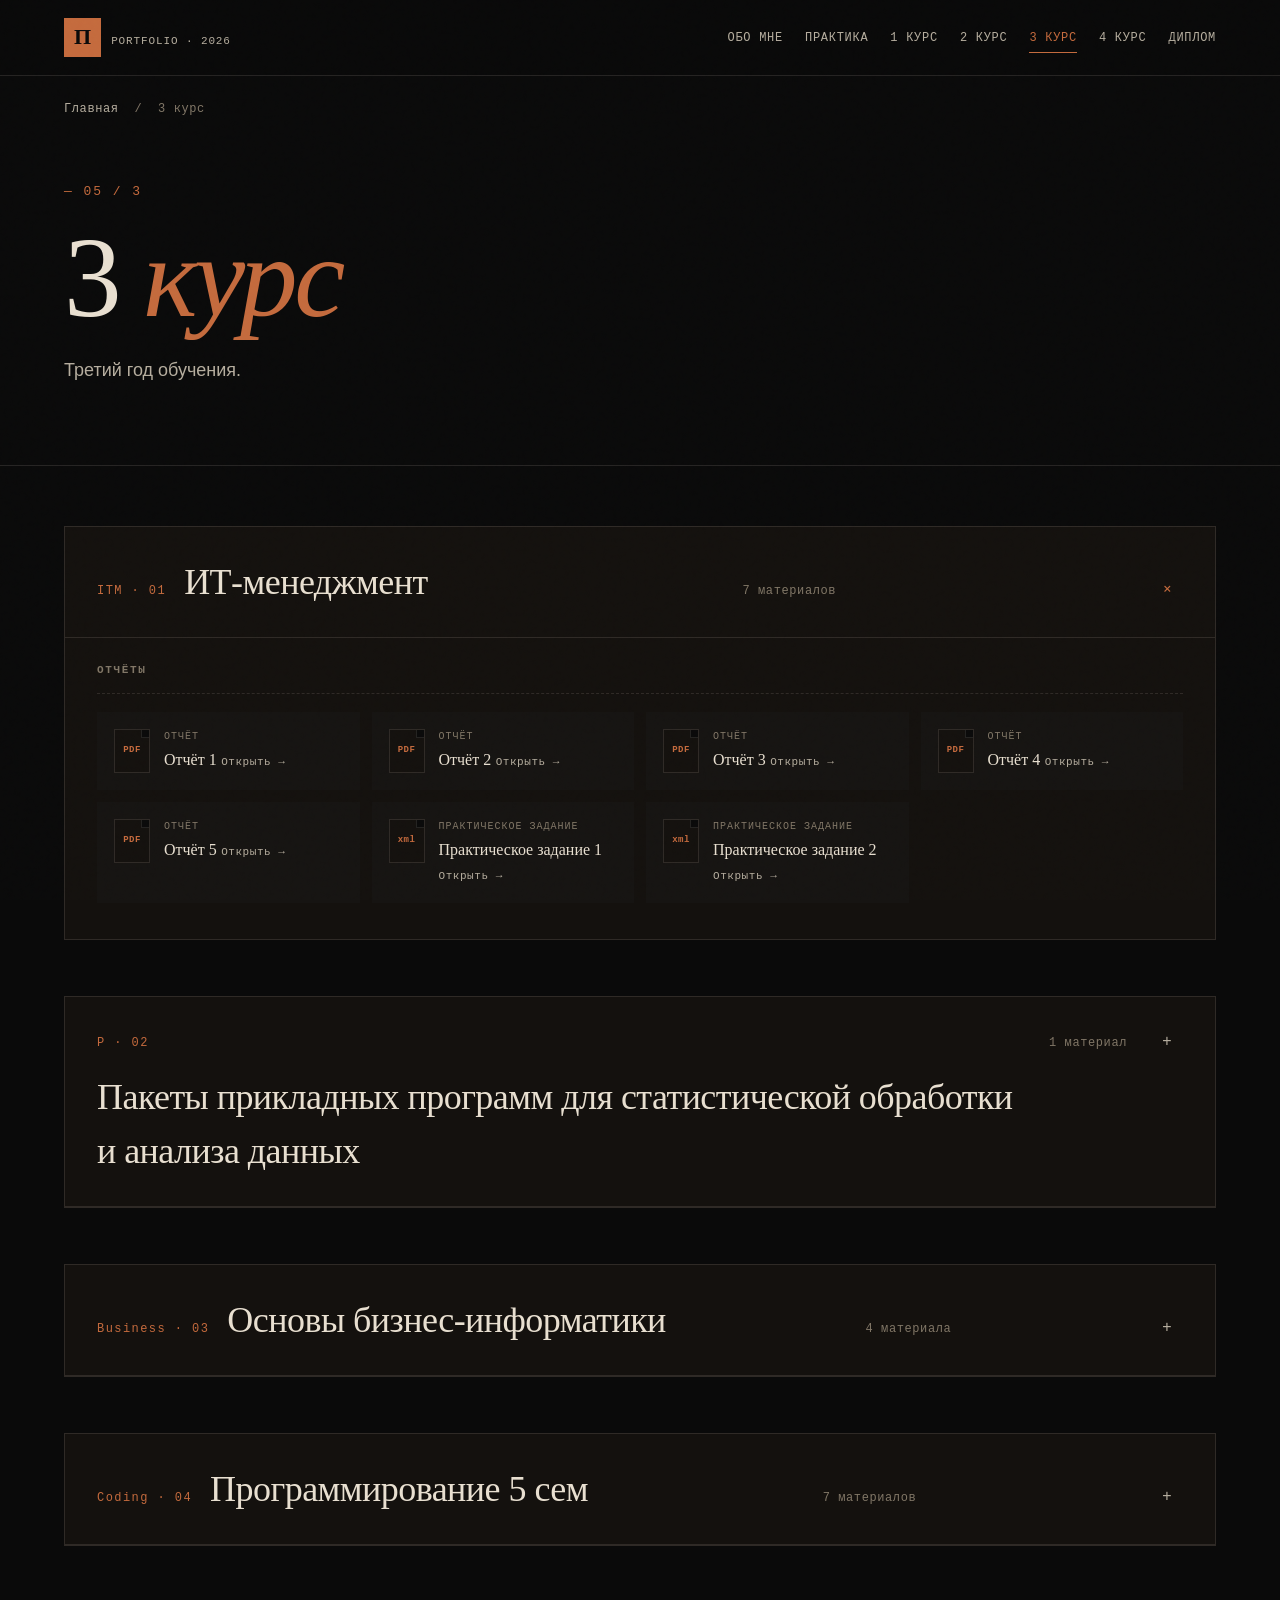
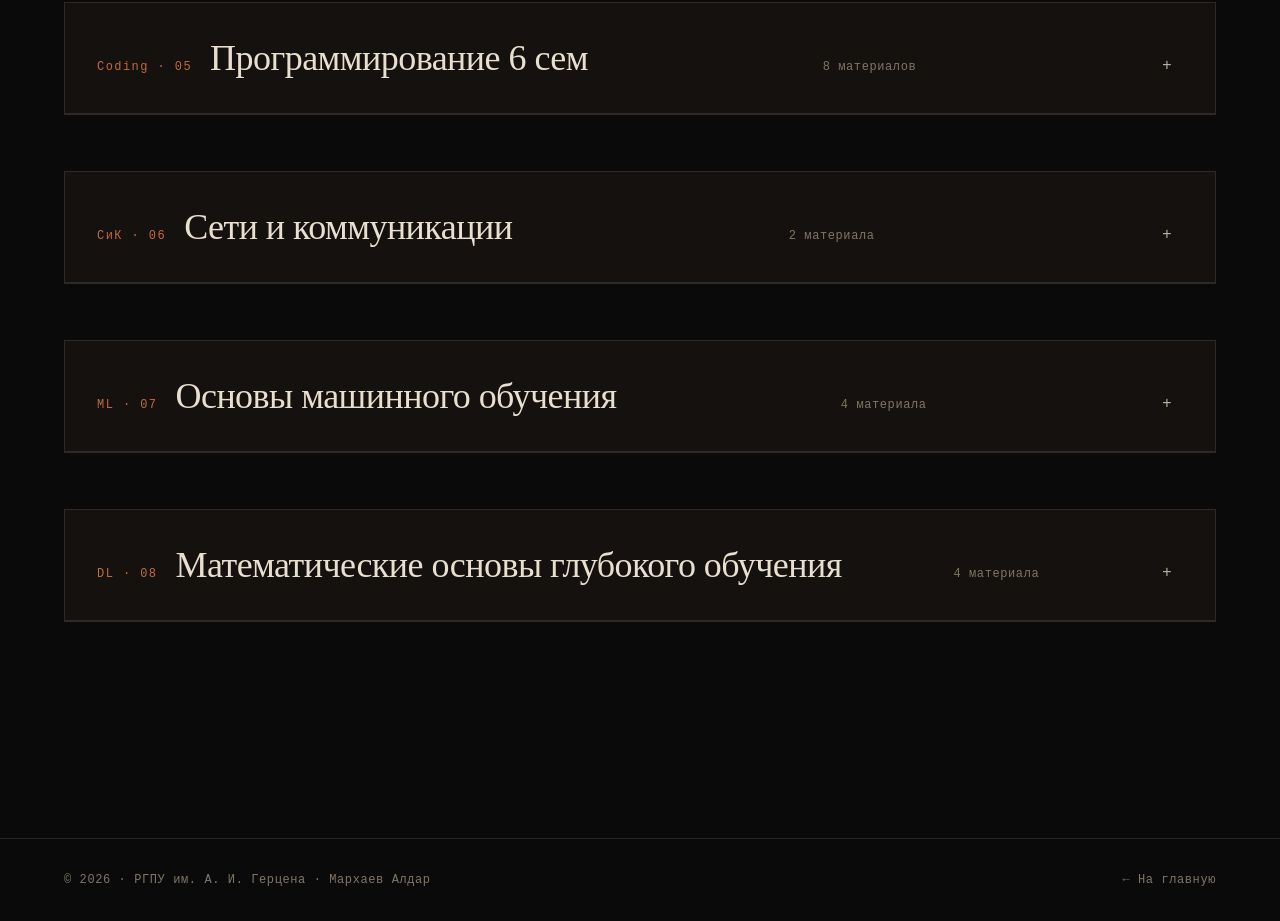
<file: course-3.html>
<!DOCTYPE html>
<html lang="ru">
<head>
    <meta charset="UTF-8">
    <meta name="viewport" content="width=device-width, initial-scale=1.0">
    <title>3 курс — Портфолио</title>
    <link rel="stylesheet" href="styles.css">
    <link rel="icon" type="image/svg+xml" href="data:image/svg+xml,%3Csvg xmlns='http://www.w3.org/2000/svg' viewBox='0 0 100 100'%3E%3Crect width='100' height='100' fill='%230a0a0a'/%3E%3Ctext x='50' y='68' font-family='Georgia,serif' font-size='60' fill='%23e8dfd0' text-anchor='middle' font-style='italic'%3EП%3C/text%3E%3C/svg%3E">
</head>
<body>

    <div class="noise" aria-hidden="true"></div>

    <nav class="nav">
        <div class="nav__inner">
            <a href="index.html" class="nav__logo">
                <span class="nav__logo-mark">П</span>
                <span class="nav__logo-text">portfolio · 2026</span>
            </a>
            <ul class="nav__links">
                <li><a href="about.html">Обо мне</a></li>
                <li><a href="practice.html">Практика</a></li>
                <li><a href="course-1.html">1 курс</a></li>
                <li><a href="course-2.html">2 курс</a></li>
                <li><a href="course-3.html">3 курс</a></li>
                <li><a href="course-4.html">4 курс</a></li>
                <li><a href="diploma.html">Диплом</a></li>
            </ul>
            <button class="nav__burger" aria-label="Меню"><span></span><span></span><span></span></button>
        </div>
    </nav>

    <div class="crumbs">
        <a href="index.html">Главная</a>
        <span class="crumbs__sep">/</span>
        <span>3 курс</span>
    </div>

    <header class="page-hero">
        <span class="page-hero__num">— 05 / 3</span>
        <h1 class="page-hero__title">3&nbsp;<em>курс</em></h1>
        <p class="page-hero__sub">Третий год обучения.</p>
    </header>

    <main class="page-body">

        <article class="subject" id="subject-1">
            <header class="subject__header">
                <div class="subject__title">
                    <span class="subject__num">ITM · 01</span>
                    <h2 class="subject__name">ИТ-менеджмент</h2>
                </div>
                <span class="subject__count"></span>
                <span class="subject__toggle">+</span>
            </header>
            <div class="subject__body">
                <div class="subject__inner">
                    <div class="work-group">
                        <h3 class="work-group__title">Отчёты</h3>
                        <div class="files">
                            <a href="files/course-3/itm/о1.pdf" class="file" target="_blank">
                                <span class="file__icon file__icon--pdf">PDF</span>
                                <div class="file__body">
                                    <span class="file__tag">Отчёт</span>
                                    <span class="file__name">Отчёт 1</span>
                                    <span class="file__action">Открыть →</span>
                                </div>
                            </a>
                            <a href="files/course-3/itm/о2.pdf" class="file" target="_blank">
                                <span class="file__icon file__icon--pdf">PDF</span>
                                <div class="file__body">
                                    <span class="file__tag">Отчёт</span>
                                    <span class="file__name">Отчёт 2</span>
                                    <span class="file__action">Открыть →</span>
                                </div>
                            </a>
                            <a href="files/course-3/itm/о3.pdf" class="file" target="_blank">
                                <span class="file__icon file__icon--pdf">PDF</span>
                                <div class="file__body">
                                    <span class="file__tag">Отчёт</span>
                                    <span class="file__name">Отчёт 3</span>
                                    <span class="file__action">Открыть →</span>
                                </div>
                            </a>
				<a href="files/course-3/itm/о4.pdf" class="file" target="_blank">
                                <span class="file__icon file__icon--pdf">PDF</span>
                                <div class="file__body">
                                    <span class="file__tag">Отчёт</span>
                                    <span class="file__name">Отчёт 4</span>
                                    <span class="file__action">Открыть →</span>
                                </div>
                            </a>
				<a href="files/course-3/itm/о5.pdf" class="file" target="_blank">
                                <span class="file__icon file__icon--pdf">PDF</span>
                                <div class="file__body">
                                    <span class="file__tag">Отчёт</span>
                                    <span class="file__name">Отчёт 5</span>
                                    <span class="file__action">Открыть →</span>
                                </div>
                            </a>
				<a href="files/course-3/itm/практ1.xml" class="file" target="_blank">
                                <span class="file__icon file__icon--pdf">xml</span>
                                <div class="file__body">
                                    <span class="file__tag">Практическое задание</span>
                                    <span class="file__name">Практическое задание 1</span>
                                    <span class="file__action">Открыть →</span>
                                </div>
                            </a>
				<a href="files/course-3/itm/практ2.xml" class="file" target="_blank">
                                <span class="file__icon file__icon--pdf">xml</span>
                                <div class="file__body">
                                    <span class="file__tag">Практическое задание</span>
                                    <span class="file__name">Практическое задание 2</span>
                                    <span class="file__action">Открыть →</span>
                                </div>
                            </a>
                            </a>
                        </div>
                    </div>
                    
                </div>
            </div>
        </article>
<article class="subject" id="subject-2">
            <header class="subject__header">
                <div class="subject__title">
                    <span class="subject__num">P · 02</span>
                    <h2 class="subject__name">Пакеты прикладных программ для статистической обработки и анализа данных</h2>
                </div>
                <span class="subject__count"></span>
                <span class="subject__toggle">+</span>
            </header>
            <div class="subject__body">
                <div class="subject__inner">
                    <div class="work-group">
                        <h3 class="work-group__title">Курсовая работа</h3>
                        <div class="files">
                            <a href="files/course-3/pak/курс1.pdf" class="file" target="_blank">
                                <span class="file__icon file__icon--pdf">PDF</span>
                                <div class="file__body">
                                    <span class="file__tag">Курсовая работа</span>
                                    <span class="file__name">Курсовая работа</span>
                                    <span class="file__action">Открыть →</span>
                                </div>
                            </a>
</article>
		<article class="subject" id="subject-3">
            <header class="subject__header">
                <div class="subject__title">
                    <span class="subject__num">Business · 03</span>
                    <h2 class="subject__name">Основы бизнес-информатики</h2>
                </div>
                <span class="subject__count"></span>
                <span class="subject__toggle">+</span>
            </header>
            <div class="subject__body">
                <div class="subject__inner">
                    <div class="work-group">
                        <h3 class="work-group__title">Лабораторные работы</h3>
                        <div class="files">
                            <a href="files/course-3/bus/лаб1-4.pdf" class="file" target="_blank">
                                <span class="file__icon file__icon--pdf">PDF</span>
                                <div class="file__body">
                                    <span class="file__tag">Лабораторная работа</span>
                                    <span class="file__name">Лабораторная работа 1-4</span>
                                    <span class="file__action">Открыть →</span>
                                </div>
                            </a>
<a href="files/course-3/bus/лаб7.pdf" class="file" target="_blank">
                                <span class="file__icon file__icon--pdf">PDF</span>
                                <div class="file__body">
                                    <span class="file__tag">Лабораторная работа</span>
                                    <span class="file__name">Лабораторная работа 7</span>
                                    <span class="file__action">Открыть →</span>
                                </div>
                            </a>
<a href="files/course-3/bus/кр1.pdf" class="file" target="_blank">
                                <span class="file__icon file__icon--pdf">PDF</span>
                                <div class="file__body">
                                    <span class="file__tag">Контрольная работа</span>
                                    <span class="file__name">Контрольная работа 1</span>
                                    <span class="file__action">Открыть →</span>
                                </div>
                            </a>
<a href="files/course-3/bus/кр2.pdf" class="file" target="_blank">
                                <span class="file__icon file__icon--pdf">PDF</span>
                                <div class="file__body">
                                    <span class="file__tag">Контрольная работа</span>
                                    <span class="file__name">Контрольная работа 2</span>
                                    <span class="file__action">Открыть →</span>
                                </div>
                            </a>
                            </a>
                        </div>
                    </div>
                    
                </div>
            </div>
        </article>
<article class="subject" id="subject-4">
            <header class="subject__header">
                <div class="subject__title">
                    <span class="subject__num">Coding · 04</span>
                    <h2 class="subject__name">Программирование 5 сем</h2>
                </div>
                <span class="subject__count"></span>
                <span class="subject__toggle">+</span>
            </header>
            <div class="subject__body">
                <div class="subject__inner">
                    <div class="work-group">
                        <h3 class="work-group__title">Лабораторные работы</h3>
                        <div class="files">
                            <a href="https://github.com/sakutaq/prog5lr1" class="file" target="_blank">
                                <span class="file__icon file__icon--pdf">GITHUB</span>
                                <div class="file__body">
                                    <span class="file__tag">Лабораторная работа</span>
                                    <span class="file__name">Лабораторная работа 1</span>
                                    <span class="file__action">Открыть →</span>
                                </div>
                            </a>
<a href="https://github.com/sakutaq/prog5lr2" class="file" target="_blank">
                                <span class="file__icon file__icon--pdf">GITHUB</span>
                                <div class="file__body">
                                    <span class="file__tag">Лабораторная работа</span>
                                    <span class="file__name">Лабораторная работа 2</span>
                                    <span class="file__action">Открыть →</span>
                                </div>
                            </a>
<a href="https://github.com/sakutaq/prog5lr3" class="file" target="_blank">
                                <span class="file__icon file__icon--pdf">GITHUB</span>
                                <div class="file__body">
                                    <span class="file__tag">Лабораторная работа</span>
                                    <span class="file__name">Лабораторная работа 3</span>
                                    <span class="file__action">Открыть →</span>
                                </div>
                            </a>
<a href="https://github.com/sakutaq/prog5lr4" class="file" target="_blank">
                                <span class="file__icon file__icon--pdf">GITHUB</span>
                                <div class="file__body">
                                    <span class="file__tag">Лабораторная работа</span>
                                    <span class="file__name">Лабораторная работа 4</span>
                                    <span class="file__action">Открыть →</span>
                                </div>
                            </a>
<a href="https://github.com/sakutaq/prog5lr5" class="file" target="_blank">
                                <span class="file__icon file__icon--pdf">GITHUB</span>
                                <div class="file__body">
                                    <span class="file__tag">Лабораторная работа</span>
                                    <span class="file__name">Лабораторная работа 5</span>
                                    <span class="file__action">Открыть →</span>
                                </div>
                            </a>
<a href="https://github.com/sakutaq/prog5lr6" class="file" target="_blank">
                                <span class="file__icon file__icon--pdf">GITHUB</span>
                                <div class="file__body">
                                    <span class="file__tag">Лабораторная работа</span>
                                    <span class="file__name">Лабораторная работа 6</span>
                                    <span class="file__action">Открыть →</span>
                                </div>
                            </a>
<a href="https://github.com/sakutaq/prog5lr7" class="file" target="_blank">
                                <span class="file__icon file__icon--pdf">GITHUB</span>
                                <div class="file__body">
                                    <span class="file__tag">Лабораторная работа</span>
                                    <span class="file__name">Лабораторная работа 7</span>
                                    <span class="file__action">Открыть →</span>
                                </div>
                            </a>
</article>
<article class="subject" id="subject-5">
            <header class="subject__header">
                <div class="subject__title">
                    <span class="subject__num">Coding · 05</span>
                    <h2 class="subject__name">Программирование 6 сем</h2>
                </div>
                <span class="subject__count"></span>
                <span class="subject__toggle">+</span>
            </header>
            <div class="subject__body">
                <div class="subject__inner">
                    <div class="work-group">
                        <h3 class="work-group__title">Лабораторные работы</h3>
                        <div class="files">
                            <a href="https://github.com/sakutaq/prog/blob/main/%D0%9C%D0%B0%D1%80%D1%85%D0%B0%D0%B5%D0%B2%20%D0%90.%D0%9C.%20lr1%20prog.ipynb" class="file" target="_blank">
                                <span class="file__icon file__icon--pdf">GITHUB</span>
                                <div class="file__body">
                                    <span class="file__tag">Лабораторная работа</span>
                                    <span class="file__name">Лабораторная работа 1</span>
                                    <span class="file__action">Открыть →</span>
                                </div>
                            </a>
<a href="https://github.com/sakutaq/prog/blob/main/%D0%9C%D0%B0%D1%80%D1%85%D0%B0%D0%B5%D0%B2%20%D0%90.%D0%9C.%20lr2%20prog.ipynb" class="file" target="_blank">
                                <span class="file__icon file__icon--pdf">GITHUB</span>
                                <div class="file__body">
                                    <span class="file__tag">Лабораторная работа</span>
                                    <span class="file__name">Лабораторная работа 2</span>
                                    <span class="file__action">Открыть →</span>
                                </div>
                            </a>
<a href="https://github.com/sakutaq/prog/blob/main/%D0%9C%D0%B0%D1%80%D1%85%D0%B0%D0%B5%D0%B2%20%D0%90.%D0%9C.%20lr3%20prog.ipynb" class="file" target="_blank">
                                <span class="file__icon file__icon--pdf">GITHUB</span>
                                <div class="file__body">
                                    <span class="file__tag">Лабораторная работа</span>
                                    <span class="file__name">Лабораторная работа 3</span>
                                    <span class="file__action">Открыть →</span>
                                </div>
                            </a>
			<a href="https://github.com/sakutaq/prog/blob/main/%D0%9C%D0%B0%D1%80%D1%85%D0%B0%D0%B5%D0%B2%20%D0%90.%D0%9C.%20lr4%20prog.ipynb" class="file" target="_blank">
                                <span class="file__icon file__icon--pdf">GITHUB</span>
                                <div class="file__body">
                                    <span class="file__tag">Лабораторная работа</span>
                                    <span class="file__name">Лабораторная работа 4</span>
                                    <span class="file__action">Открыть →</span>
                                </div>
                            </a>
			<a href="https://github.com/sakutaq/prog/blob/main/%D0%9C%D0%B0%D1%80%D1%85%D0%B0%D0%B5%D0%B2%20%D0%90.%D0%9C.%20lr5%20prog.ipynb" class="file" target="_blank">
                                <span class="file__icon file__icon--pdf">GITHUB</span>
                                <div class="file__body">
                                    <span class="file__tag">Лабораторная работа</span>
                                    <span class="file__name">Лабораторная работа 5</span>
                                    <span class="file__action">Открыть →</span>
                                </div>
                            </a>
<a href="https://github.com/sakutaq/prog/tree/main/lr6" class="file" target="_blank">
                                <span class="file__icon file__icon--pdf">GITHUB</span>
                                <div class="file__body">
                                    <span class="file__tag">Лабораторная работа</span>
                                    <span class="file__name">Лабораторная работа 6</span>
                                    <span class="file__action">Открыть →</span>
                                </div>
                            </a>
			<a href="https://github.com/sakutaq/prog/blob/main/%D0%9C%D0%B0%D1%80%D1%85%D0%B0%D0%B5%D0%B2%20%D0%90.%D0%9C.%20lr7%20prog.ipynb" class="file" target="_blank">
                                <span class="file__icon file__icon--pdf">GITHUB</span>
                                <div class="file__body">
                                    <span class="file__tag">Лабораторная работа</span>
                                    <span class="file__name">Лабораторная работа 7</span>
                                    <span class="file__action">Открыть →</span>
                                </div>
                        </a>
<a href="https://github.com/sakutaq/prog/tree/main/lr8" class="file" target="_blank">
                                <span class="file__icon file__icon--pdf">GITHUB</span>
                                <div class="file__body">
                                    <span class="file__tag">Лабораторная работа</span>
                                    <span class="file__name">Лабораторная работа 8</span>
                                    <span class="file__action">Открыть →</span>
                                </div>
                        </a>
		</article>
 <article class="subject" id="subject-6">
            <header class="subject__header">
                <div class="subject__title">
                    <span class="subject__num">СиК · 06</span>
                    <h2 class="subject__name">Сети и коммуникации</h2>
                </div>
                <span class="subject__count"></span>
                <span class="subject__toggle">+</span>
            </header>
            <div class="subject__body">
                <div class="subject__inner">
                    <div class="work-group">
                        <h3 class="work-group__title">Лабораторные работы</h3>
                        <div class="files">
                            <a href="files/course-3/cet/лр2.pdf" class="file" target="_blank">
                                <span class="file__icon file__icon--pdf">PDF</span>
                                <div class="file__body">
                                    <span class="file__tag">Лаб</span>
                                    <span class="file__name">Лабораторная работа 2</span>
                                    <span class="file__action">Открыть →</span>
                                </div>
                            </a>
<a href="files/course-3/cet/лр4.pdf" class="file" target="_blank">
                                <span class="file__icon file__icon--pdf">PDF</span>
                                <div class="file__body">
                                    <span class="file__tag">Лаб</span>
                                    <span class="file__name">Лабораторная работа 4</span>
                                    <span class="file__action">Открыть →</span>
                                </div>
                            </a>
</article>
	<article class="subject" id="subject-7">
            <header class="subject__header">
                <div class="subject__title">
                    <span class="subject__num">ML · 07</span>
                    <h2 class="subject__name">Основы машинного обучения</h2>
                </div>
                <span class="subject__count"></span>
                <span class="subject__toggle">+</span>
            </header>
            <div class="subject__body">
                <div class="subject__inner">
                    <div class="work-group">
                        <h3 class="work-group__title">Лабораторная работа</h3>
                        <div class="files">
                            <a href="https://github.com/sakutaq/ml/tree/main/lr1" class="file" target="_blank">
                                <span class="file__icon file__icon--pdf">PDF</span>
                                <div class="file__body">
                                    <span class="file__tag">Лабораторная работа</span>
                                    <span class="file__name">Лабораторная работа 1</span>
                                    <span class="file__action">Открыть →</span>
                                 </div>
                            </a>
<a href="https://github.com/sakutaq/ml/tree/main/lr2" class="file" target="_blank">
                                <span class="file__icon file__icon--pdf">PDF</span>
                                <div class="file__body">
                                    <span class="file__tag">Лабораторная работа</span>
                                    <span class="file__name">Лабораторная работа 2</span>
                                    <span class="file__action">Открыть →</span>
                                 </div>
                            </a>
                          <a href="https://github.com/sakutaq/ml/tree/main/lr3" class="file" target="_blank">
                                <span class="file__icon file__icon--pdf">PDF</span>
                                <div class="file__body">
                                    <span class="file__tag">Лабораторная работа</span>
                                    <span class="file__name">Лабораторная работа 3</span>
                                    <span class="file__action">Открыть →</span>
                                 </div>
                            </a>
<a href="https://github.com/sakutaq/ml/tree/main/lr4" class="file" target="_blank">
                                <span class="file__icon file__icon--pdf">PDF</span>
                                <div class="file__body">
                                    <span class="file__tag">Лабораторная работа</span>
                                    <span class="file__name">Лабораторная работа 4</span>
                                    <span class="file__action">Открыть →</span>
                                 </div>
                            </a>
</article>
<article class="subject" id="subject-8">
            <header class="subject__header">
                <div class="subject__title">
                    <span class="subject__num">DL · 08</span>
                    <h2 class="subject__name">Математические основы глубокого обучения</h2>
                </div>
                <span class="subject__count"></span>
                <span class="subject__toggle">+</span>
            </header>
            <div class="subject__body">
                <div class="subject__inner">
                    <div class="work-group">
                        <h3 class="work-group__title">Лабораторная работа</h3>
                        <div class="files">
                            <a href="https://github.com/sakutaq/dl/tree/main/lr1" class="file" target="_blank">
                                <span class="file__icon file__icon--pdf">PDF</span>
                                <div class="file__body">
                                    <span class="file__tag">Лабораторная работа</span>
                                    <span class="file__name">Лабораторная работа 1</span>
                                    <span class="file__action">Открыть →</span>
                                 </div>
                            </a>
<a href="https://github.com/sakutaq/dl/tree/main/lr2" class="file" target="_blank">
                                <span class="file__icon file__icon--pdf">PDF</span>
                                <div class="file__body">
                                    <span class="file__tag">Лабораторная работа</span>
                                    <span class="file__name">Лабораторная работа 2</span>
                                    <span class="file__action">Открыть →</span>
                                 </div>
                            </a>
<a href="https://github.com/sakutaq/dl/blob/main/%D0%9C%D0%B0%D1%80%D1%85%D0%B0%D0%B5%D0%B2%20%D0%90.%D0%9C.%20lr3%20dl.ipynb" class="file" target="_blank">
                                <span class="file__icon file__icon--pdf">PDF</span>
                                <div class="file__body">
                                    <span class="file__tag">Лабораторная работа</span>
                                    <span class="file__name">Лабораторная работа 3</span>
                                    <span class="file__action">Открыть →</span>
                                 </div>
                            </a>
<a href="https://github.com/sakutaq/dl/blob/main/%D0%9C%D0%B0%D1%80%D1%85%D0%B0%D0%B5%D0%B2%20%D0%90.%D0%9C.%20lr5%20dl.ipynb" class="file" target="_blank">
                                <span class="file__icon file__icon--pdf">PDF</span>
                                <div class="file__body">
                                    <span class="file__tag">Лабораторная работа</span>
                                    <span class="file__name">Лабораторная работа 5</span>
                                    <span class="file__action">Открыть →</span>
                                 </div>
                            </a>
    </main>

    <footer class="footer">
        <div class="footer__inner">
            <p>© 2026 · РГПУ им. А. И. Герцена · Мархаев Алдар</p>
            <p><a href="index.html">← На главную</a></p>
        </div>
    </footer>

    <script src="script.js"></script>
</body>
</html>
</file>
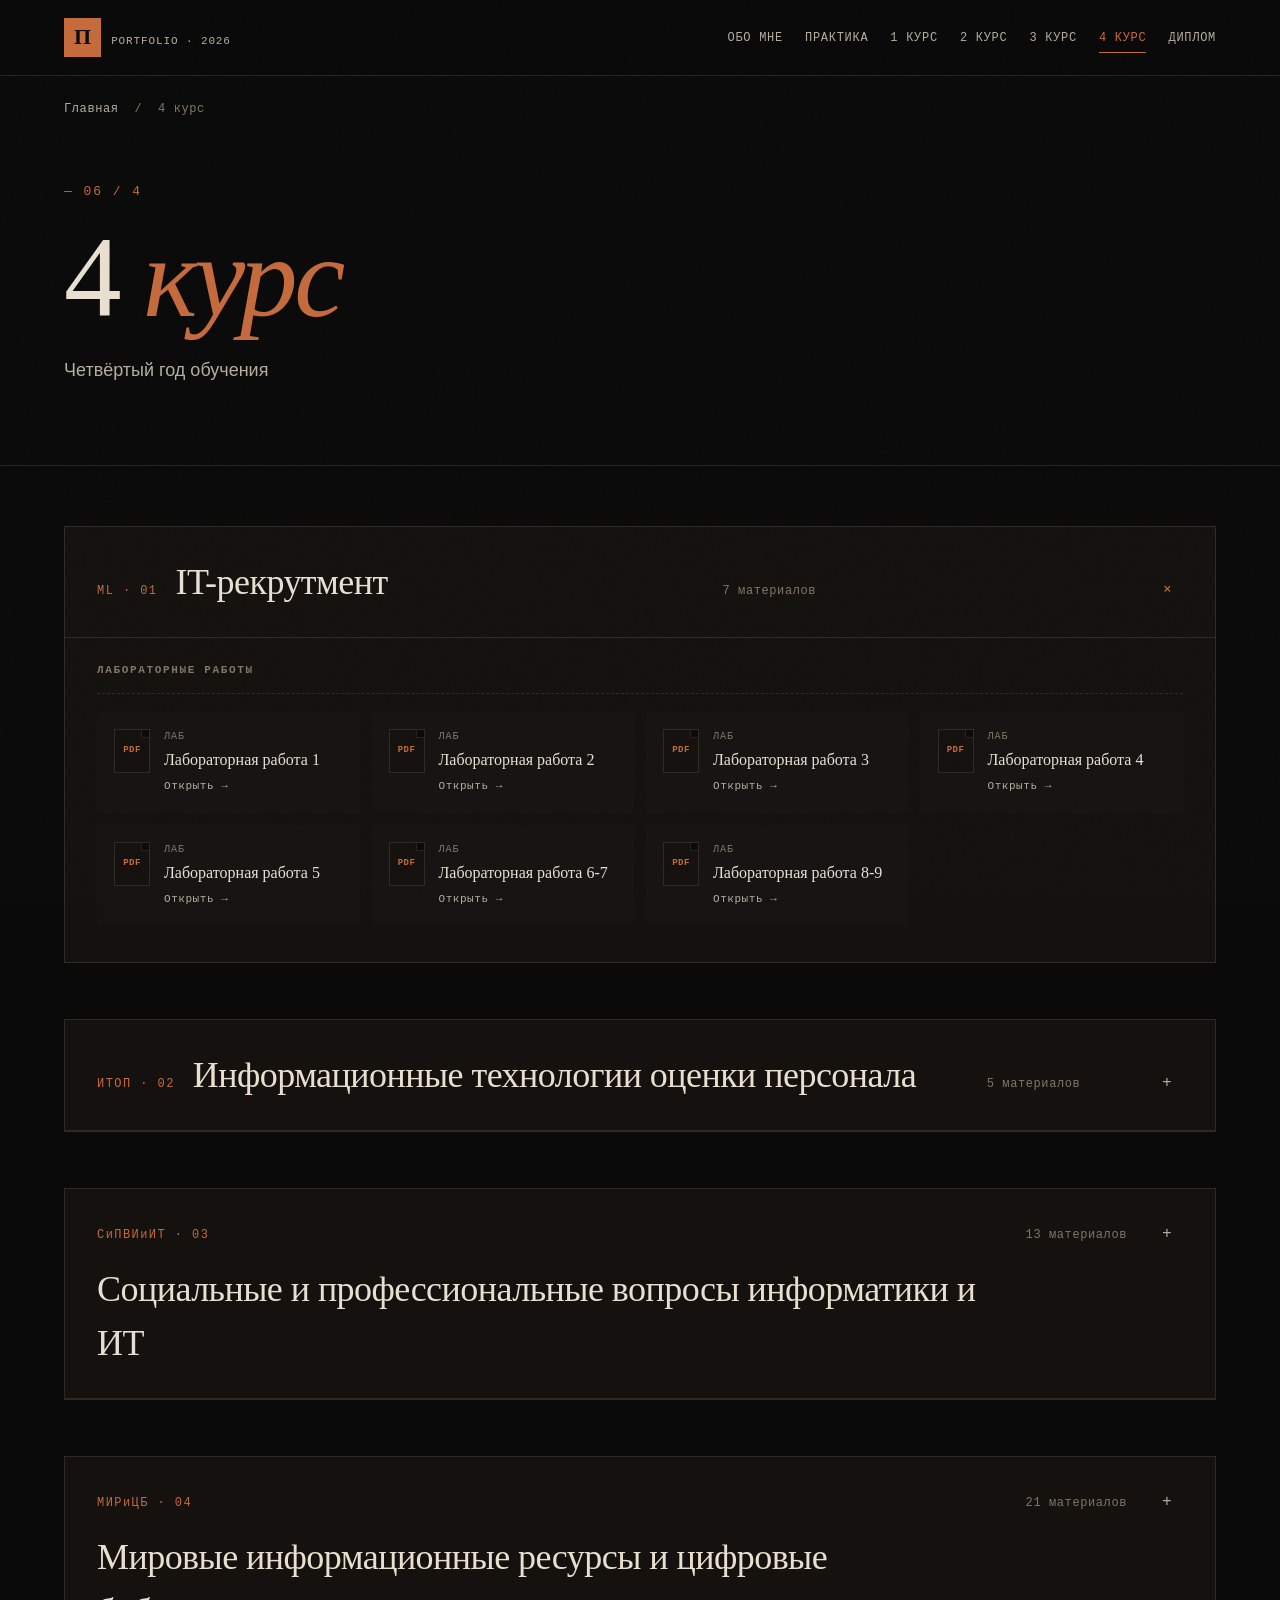
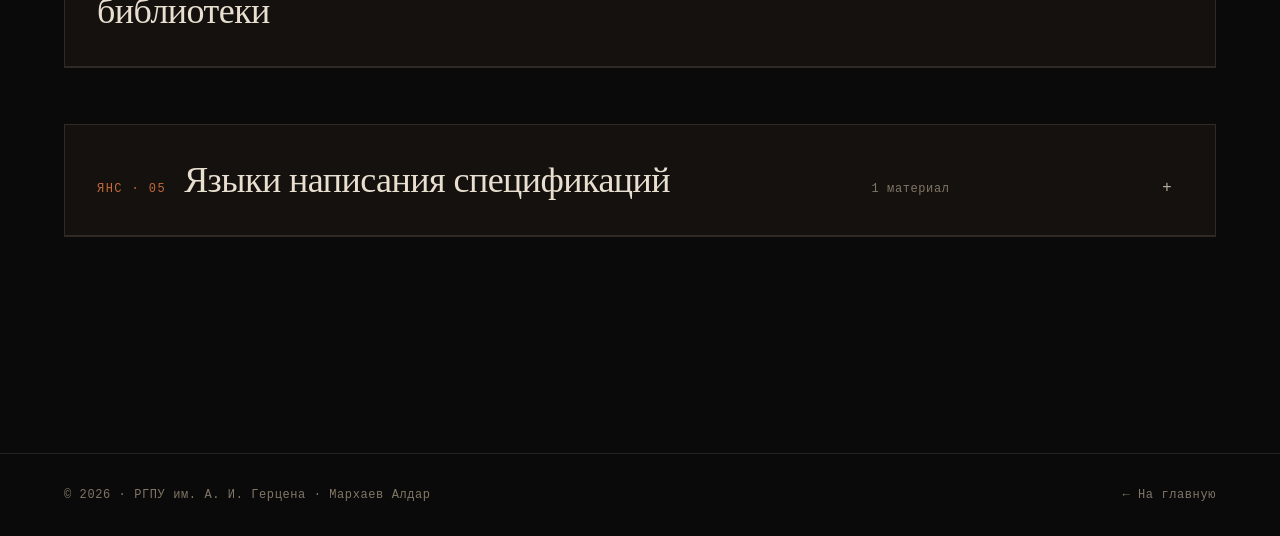
<file: course-4.html>
<!DOCTYPE html>
<html lang="ru">
<head>
    <meta charset="UTF-8">
    <meta name="viewport" content="width=device-width, initial-scale=1.0">
    <title>4 курс — Портфолио</title>
    <link rel="stylesheet" href="styles.css">
    <link rel="icon" type="image/svg+xml" href="data:image/svg+xml,%3Csvg xmlns='http://www.w3.org/2000/svg' viewBox='0 0 100 100'%3E%3Crect width='100' height='100' fill='%230a0a0a'/%3E%3Ctext x='50' y='68' font-family='Georgia,serif' font-size='60' fill='%23e8dfd0' text-anchor='middle' font-style='italic'%3EП%3C/text%3E%3C/svg%3E">
</head>
<body>

    <div class="noise" aria-hidden="true"></div>

    <nav class="nav">
        <div class="nav__inner">
            <a href="index.html" class="nav__logo">
                <span class="nav__logo-mark">П</span>
                <span class="nav__logo-text">portfolio · 2026</span>
            </a>
            <ul class="nav__links">
                <li><a href="about.html">Обо мне</a></li>
                <li><a href="practice.html">Практика</a></li>
                <li><a href="course-1.html">1 курс</a></li>
                <li><a href="course-2.html">2 курс</a></li>
                <li><a href="course-3.html">3 курс</a></li>
                <li><a href="course-4.html">4 курс</a></li>
                <li><a href="diploma.html">Диплом</a></li>
            </ul>
            <button class="nav__burger" aria-label="Меню"><span></span><span></span><span></span></button>
        </div>
    </nav>

    <div class="crumbs">
        <a href="index.html">Главная</a>
        <span class="crumbs__sep">/</span>
        <span>4 курс</span>
    </div>

    <header class="page-hero">
        <span class="page-hero__num">— 06 / 4</span>
        <h1 class="page-hero__title">4&nbsp;<em>курс</em></h1>
        <p class="page-hero__sub">Четвёртый год обучения</p>
    </header>

    <main class="page-body">

        <article class="subject" id="subject-1">
            <header class="subject__header">
                <div class="subject__title">
                    <span class="subject__num">ML · 01</span>
                    <h2 class="subject__name">IT-рекрутмент</h2>
                </div>
                <span class="subject__count"></span>
                <span class="subject__toggle">+</span>
            </header>
            <div class="subject__body">
                <div class="subject__inner">
                    <div class="work-group">
                        <h3 class="work-group__title">Лабораторные работы</h3>
                        <div class="files">
                            <a href="files/course-4/itrek/лр1.pdf" class="file" target="_blank">
                                <span class="file__icon file__icon--pdf">PDF</span>
                                <div class="file__body">
                                    <span class="file__tag">Лаб</span>
                                    <span class="file__name">Лабораторная работа 1</span>
                                    <span class="file__action">Открыть →</span>
                                </div>
                            </a>
 <a href="files/course-4/itrek/лр2.pdf" class="file" target="_blank">
                                <span class="file__icon file__icon--pdf">PDF</span>
                                <div class="file__body">
                                    <span class="file__tag">Лаб</span>
                                    <span class="file__name">Лабораторная работа 2</span>
                                    <span class="file__action">Открыть →</span>
                                </div>
                            </a>
 <a href="files/course-4/itrek/лр3.pdf" class="file" target="_blank">
                                <span class="file__icon file__icon--pdf">PDF</span>
                                <div class="file__body">
                                    <span class="file__tag">Лаб</span>
                                    <span class="file__name">Лабораторная работа 3</span>
                                    <span class="file__action">Открыть →</span>
                                </div>
                            </a>
 <a href="files/course-4/itrek/лр4.pdf" class="file" target="_blank">
                                <span class="file__icon file__icon--pdf">PDF</span>
                                <div class="file__body">
                                    <span class="file__tag">Лаб</span>
                                    <span class="file__name">Лабораторная работа 4</span>
                                    <span class="file__action">Открыть →</span>
                                </div>
                            </a>
 <a href="files/course-4/itrek/лр5.pdf" class="file" target="_blank">
                                <span class="file__icon file__icon--pdf">PDF</span>
                                <div class="file__body">
                                    <span class="file__tag">Лаб</span>
                                    <span class="file__name">Лабораторная работа 5</span>
                                    <span class="file__action">Открыть →</span>
                                </div>
                            </a>
 <a href="files/course-4/itrek/лр6-7.pdf" class="file" target="_blank">
                                <span class="file__icon file__icon--pdf">PDF</span>
                                <div class="file__body">
                                    <span class="file__tag">Лаб</span>
                                    <span class="file__name">Лабораторная работа 6-7</span>
                                    <span class="file__action">Открыть →</span>
                                </div>
                            </a>
                             <a href="files/course-4/itrek/лр8-9.pdf" class="file" target="_blank">
                                <span class="file__icon file__icon--pdf">PDF</span>
                                <div class="file__body">
                                    <span class="file__tag">Лаб</span>
                                    <span class="file__name">Лабораторная работа 8-9</span>
                                    <span class="file__action">Открыть →</span>
                                </div>
</a>
</article>
                           
        <article class="subject" id="subject-2">
            <header class="subject__header">
                <div class="subject__title">
                    <span class="subject__num">ИТОП · 02</span>
                    <h2 class="subject__name">Информационные технологии оценки персонала</h2>
                </div>
                <span class="subject__count"></span>
                <span class="subject__toggle">+</span>
            </header>
            <div class="subject__body">
                <div class="subject__inner">
                    <div class="work-group">
                        <h3 class="work-group__title">Лабораторные работы</h3>
                        <div class="files">
                            <a href="files/course-4/op/лр1-2.pdf" class="file" target="_blank">
                                <span class="file__icon file__icon--pdf">PDF</span>
                                <div class="file__body">
                                    <span class="file__tag">Лаб</span>
                                    <span class="file__name">Лабораторная работа 1-2</span>
                                    <span class="file__action">Открыть →</span>
                                </div>
                            </a>
<a href="files/course-4/op/лр3-4.pdf" class="file" target="_blank">
                                <span class="file__icon file__icon--pdf">PDF</span>
                                <div class="file__body">
                                    <span class="file__tag">Лаб</span>
                                    <span class="file__name">Лабораторная работа 3-4</span>
                                    <span class="file__action">Открыть →</span>
                                </div>
                            </a>
<a href="files/course-4/op/лр5-6.pdf" class="file" target="_blank">
                                <span class="file__icon file__icon--pdf">PDF</span>
                                <div class="file__body">
                                    <span class="file__tag">Лаб</span>
                                    <span class="file__name">Лабораторная работа 5-6</span>
                                    <span class="file__action">Открыть →</span>
                                </div>
                            </a>
<a href="files/course-4/op/лр7.pdf" class="file" target="_blank">
                                <span class="file__icon file__icon--pdf">PDF</span>
                                <div class="file__body">
                                    <span class="file__tag">Лаб</span>
                                    <span class="file__name">Лабораторная работа 7</span>
                                    <span class="file__action">Открыть →</span>
                                </div>
                            </a>
<a href="files/course-4/op/лр8.pdf" class="file" target="_blank">
                                <span class="file__icon file__icon--pdf">PDF</span>
                                <div class="file__body">
                                    <span class="file__tag">Лаб</span>
                                    <span class="file__name">Лабораторная работа 8</span>
                                    <span class="file__action">Открыть →</span>
                                </div>
                            </a>
</article>
<article class="subject" id="subject-3">
            <header class="subject__header">
                <div class="subject__title">
                    <span class="subject__num">СиПВИиИТ · 03</span>
                    <h2 class="subject__name">Социальные и профессиональные вопросы информатики и ИТ</h2>
                </div>
                <span class="subject__count"></span>
                <span class="subject__toggle">+</span>
            </header>
            <div class="subject__body">
                <div class="subject__inner">
                    <div class="work-group">
                        <h3 class="work-group__title">ИСР</h3>
                        <div class="files">
                            <a href="files/course-4/vit/иср1.pdf" class="file" target="_blank">
                                <span class="file__icon file__icon--pdf">PDF</span>
                                <div class="file__body">
                                    <span class="file__tag">ИСР</span>
                                    <span class="file__name">ИСР1</span>
                                    <span class="file__action">Открыть →</span>
                                </div>
                            </a>
<a href="files/course-4/vit/иср1.pdf" class="file" target="_blank">
                                <span class="file__icon file__icon--pdf">PDF</span>
                                <div class="file__body">
                                    <span class="file__tag">ИСР</span>
                                    <span class="file__name">ИСР1</span>
                                    <span class="file__action">Открыть →</span>
                                </div>
                            </a>
<a href="files/course-4/vit/иср2.pdf" class="file" target="_blank">
                                <span class="file__icon file__icon--pdf">PDF</span>
                                <div class="file__body">
                                    <span class="file__tag">ИСР</span>
                                    <span class="file__name">ИСР2</span>
                                    <span class="file__action">Открыть →</span>
                                </div>
                            </a>
<a href="files/course-4/vit/иср3.pdf" class="file" target="_blank">
                                <span class="file__icon file__icon--pdf">PDF</span>
                                <div class="file__body">
                                    <span class="file__tag">ИСР</span>
                                    <span class="file__name">ИСР3</span>
                                    <span class="file__action">Открыть →</span>
                                </div>
                            </a>
<a href="files/course-4/vit/иср4.pdf" class="file" target="_blank">
                                <span class="file__icon file__icon--pdf">PDF</span>
                                <div class="file__body">
                                    <span class="file__tag">ИСР</span>
                                    <span class="file__name">ИСР4</span>
                                    <span class="file__action">Открыть →</span>
                                </div>
                            </a>
<a href="files/course-4/vit/иср5.pdf" class="file" target="_blank">
                                <span class="file__icon file__icon--pdf">PDF</span>
                                <div class="file__body">
                                    <span class="file__tag">ИСР</span>
                                    <span class="file__name">ИСР5</span>
                                    <span class="file__action">Открыть →</span>
                                </div>
                            </a>
<a href="files/course-4/vit/иср6.pdf" class="file" target="_blank">
                                <span class="file__icon file__icon--pdf">PDF</span>
                                <div class="file__body">
                                    <span class="file__tag">ИСР</span>
                                    <span class="file__name">ИСР6</span>
                                    <span class="file__action">Открыть →</span>
                                </div>
                            </a>
<a href="files/course-4/vit/иср7.pdf" class="file" target="_blank">
                                <span class="file__icon file__icon--pdf">PDF</span>
                                <div class="file__body">
                                    <span class="file__tag">ИСР</span>
                                    <span class="file__name">ИСР7</span>
                                    <span class="file__action">Открыть →</span>
                                </div>
                            </a>
<a href="files/course-4/vit/иср9.pdf" class="file" target="_blank">
                                <span class="file__icon file__icon--pdf">PDF</span>
                                <div class="file__body">
                                    <span class="file__tag">ИСР</span>
                                    <span class="file__name">ИСР9</span>
                                    <span class="file__action">Открыть →</span>
                                </div>
                            </a>
<a href="files/course-4/vit/иср10.pdf" class="file" target="_blank">
                                <span class="file__icon file__icon--pdf">PDF</span>
                                <div class="file__body">
                                    <span class="file__tag">ИСР</span>
                                    <span class="file__name">ИСР1</span>
                                    <span class="file__action">Открыть →</span>
                                </div>
                            </a>
<a href="files/course-4/vit/иср11.pdf" class="file" target="_blank">
                                <span class="file__icon file__icon--pdf">PDF</span>
                                <div class="file__body">
                                    <span class="file__tag">ИСР</span>
                                    <span class="file__name">ИСР11</span>
                                    <span class="file__action">Открыть →</span>
                                </div>
                            </a>
<a href="files/course-4/vit/иср12.tex" class="file" target="_blank">
                                <span class="file__icon file__icon--pdf">PDF</span>
                                <div class="file__body">
                                    <span class="file__tag">ИСР</span>
                                    <span class="file__name">ИСР12</span>
                                    <span class="file__action">Открыть →</span>
                                </div>
                            </a>
<a href="files/course-4/vit/вср1.pdf" class="file" target="_blank">
                                <span class="file__icon file__icon--pdf">PDF</span>
                                <div class="file__body">
                                    <span class="file__tag">ВСР</span>
                                    <span class="file__name">ВСР1</span>
                                    <span class="file__action">Открыть →</span>
                                </div>
                            </a>
</article>
<article class="subject" id="subject-4">
            <header class="subject__header">
                <div class="subject__title">
                    <span class="subject__num">МИРиЦБ · 04</span>
                    <h2 class="subject__name">Мировые информационные ресурсы и цифровые библиотеки</h2>
                </div>
                <span class="subject__count"></span>
                <span class="subject__toggle">+</span>
            </header>
            <div class="subject__body">
                <div class="subject__inner">
                    <div class="work-group">
                        <h3 class="work-group__title">ИСР</h3>
                        <div class="files">
                            <a href="files/course-4/mir/иср1.pdf" class="file" target="_blank">
                                <span class="file__icon file__icon--pdf">PDF</span>
                                <div class="file__body">
                                    <span class="file__tag">ИСР</span>
                                    <span class="file__name">ИСР1</span>
                                    <span class="file__action">Открыть →</span>
                                </div>
                            </a>
<a href="files/course-4/mir/иср2.pptx" class="file" target="_blank">
                                <span class="file__icon file__icon--pdf">PDF</span>
                                <div class="file__body">
                                    <span class="file__tag">ИСР</span>
                                    <span class="file__name">ИСР2</span>
                                    <span class="file__action">Открыть →</span>
                                </div>
                            </a>
<a href="files/course-4/mir/иср3.pdf" class="file" target="_blank">
                                <span class="file__icon file__icon--pdf">PDF</span>
                                <div class="file__body">
                                    <span class="file__tag">ИСР</span>
                                    <span class="file__name">ИСР3</span>
                                    <span class="file__action">Открыть →</span>
                                </div>
                            </a>
<a href="files/course-4/mir/иср4.pdf" class="file" target="_blank">
                                <span class="file__icon file__icon--pdf">PDF</span>
                                <div class="file__body">
                                    <span class="file__tag">ИСР</span>
                                    <span class="file__name">ИСР4</span>
                                    <span class="file__action">Открыть →</span>
                                </div>
                            </a>
<a href="files/course-4/mir/иср5.pdf" class="file" target="_blank">
                                <span class="file__icon file__icon--pdf">PDF</span>
                                <div class="file__body">
                                    <span class="file__tag">ИСР</span>
                                    <span class="file__name">ИСР5</span>
                                    <span class="file__action">Открыть →</span>
                                </div>
                            </a>
<a href="files/course-4/mir/иср6.pdf" class="file" target="_blank">
                                <span class="file__icon file__icon--pdf">PDF</span>
                                <div class="file__body">
                                    <span class="file__tag">ИСР</span>
                                    <span class="file__name">ИСР6</span>
                                    <span class="file__action">Открыть →</span>
                                </div>
                            </a>
<a href="files/course-4/mir/иср7.pdf" class="file" target="_blank">
                                <span class="file__icon file__icon--pdf">PDF</span>
                                <div class="file__body">
                                    <span class="file__tag">ИСР</span>
                                    <span class="file__name">ИСР7</span>
                                    <span class="file__action">Открыть →</span>
                                </div>
                            </a>
<a href="files/course-4/mir/иср8.pdf" class="file" target="_blank">
                                <span class="file__icon file__icon--pdf">PDF</span>
                                <div class="file__body">
                                    <span class="file__tag">ИСР</span>
                                    <span class="file__name">ИСР8</span>
                                    <span class="file__action">Открыть →</span>
                                </div>
                            </a>
<a href="files/course-4/mir/иср9.pdf" class="file" target="_blank">
                                <span class="file__icon file__icon--pdf">PDF</span>
                                <div class="file__body">
                                    <span class="file__tag">ИСР</span>
                                    <span class="file__name">ИСР9</span>
                                    <span class="file__action">Открыть →</span>
                                </div>
                            </a>
<a href="files/course-4/mir/иср10.pdf" class="file" target="_blank">
                                <span class="file__icon file__icon--pdf">PDF</span>
                                <div class="file__body">
                                    <span class="file__tag">ИСР</span>
                                    <span class="file__name">ИСР10</span>
                                    <span class="file__action">Открыть →</span>
                                </div>
                            </a>
<a href="files/course-4/mir/иср11.pdf" class="file" target="_blank">
                                <span class="file__icon file__icon--pdf">PDF</span>
                                <div class="file__body">
                                    <span class="file__tag">ИСР</span>
                                    <span class="file__name">ИСР11</span>
                                    <span class="file__action">Открыть →</span>
                                </div>
                            </a>
<a href="files/course-4/mir/вср1.pdf" class="file" target="_blank">
                                <span class="file__icon file__icon--pdf">PDF</span>
                                <div class="file__body">
                                    <span class="file__tag">ВСР</span>
                                    <span class="file__name">ВСР1</span>
                                    <span class="file__action">Открыть →</span>
                                </div>
                            </a>
<a href="files/course-4/mir/вср3.pdf" class="file" target="_blank">
                                <span class="file__icon file__icon--pdf">PDF</span>
                                <div class="file__body">
                                    <span class="file__tag">ВСР</span>
                                    <span class="file__name">ВСР3</span>
                                    <span class="file__action">Открыть →</span>
                                </div>
                            </a>
<a href="files/course-4/mir/вср4.pptx" class="file" target="_blank">
                                <span class="file__icon file__icon--pdf">PDF</span>
                                <div class="file__body">
                                    <span class="file__tag">ВСР</span>
                                    <span class="file__name">ВСР4</span>
                                    <span class="file__action">Открыть →</span>
                                </div>
                            </a>
<a href="files/course-4/mir/вср5.pdf" class="file" target="_blank">
                                <span class="file__icon file__icon--pdf">PDF</span>
                                <div class="file__body">
                                    <span class="file__tag">ВСР</span>
                                    <span class="file__name">ВСР5</span>
                                    <span class="file__action">Открыть →</span>
                                </div>
                            </a>
<a href="files/course-4/mir/вср6.pdf" class="file" target="_blank">
                                <span class="file__icon file__icon--pdf">PDF</span>
                                <div class="file__body">
                                    <span class="file__tag">ВСР</span>
                                    <span class="file__name">ВСР6</span>
                                    <span class="file__action">Открыть →</span>
                                </div>
                            </a>
<a href="files/course-4/mir/вср7.pdf" class="file" target="_blank">
                                <span class="file__icon file__icon--pdf">PDF</span>
                                <div class="file__body">
                                    <span class="file__tag">ВСР</span>
                                    <span class="file__name">ВСР7</span>
                                    <span class="file__action">Открыть →</span>
                                </div>
                            </a>
<a href="files/course-4/mir/вср8.pdf" class="file" target="_blank">
                                <span class="file__icon file__icon--pdf">PDF</span>
                                <div class="file__body">
                                    <span class="file__tag">ВСР</span>
                                    <span class="file__name">ВСР8</span>
                                    <span class="file__action">Открыть →</span>
                                </div>
                            </a>
<a href="files/course-4/mir/вср9.pdf" class="file" target="_blank">
                                <span class="file__icon file__icon--pdf">PDF</span>
                                <div class="file__body">
                                    <span class="file__tag">ВСР</span>
                                    <span class="file__name">ВСР9</span>
                                    <span class="file__action">Открыть →</span>
                                </div>
                            </a>
<a href="files/course-4/mir/вср10.pdf" class="file" target="_blank">
                                <span class="file__icon file__icon--pdf">PDF</span>
                                <div class="file__body">
                                    <span class="file__tag">ВСР</span>
                                    <span class="file__name">ВСР10</span>
                                    <span class="file__action">Открыть →</span>
                                </div>
                            </a>
<a href="files/course-4/mir/вср11.pdf" class="file" target="_blank">
                                <span class="file__icon file__icon--pdf">PDF</span>
                                <div class="file__body">
                                    <span class="file__tag">ВСР</span>
                                    <span class="file__name">ВСР11</span>
                                    <span class="file__action">Открыть →</span>
                                </div>
                            </a>
</article>
<article class="subject" id="subject-4">
            <header class="subject__header">
                <div class="subject__title">
                    <span class="subject__num">ЯНС · 05</span>
                    <h2 class="subject__name">Языки написания спецификаций</h2>
                </div>
                <span class="subject__count"></span>
                <span class="subject__toggle">+</span>
            </header>
            <div class="subject__body">
                <div class="subject__inner">
                    <div class="work-group">
                        <h3 class="work-group__title">ИСР</h3>
                        <div class="files">
                            <a href="https://github.com/sakutaq/SL" class="file" target="_blank">
                                <span class="file__icon file__icon--pdf">PDF</span>
                                <div class="file__body">
                                    <span class="file__tag">Задание</span>
                                    <span class="file__name">Задание 2</span>
                                    <span class="file__action">Открыть →</span>
                                </div>
                            </a>
</article>
    </main>

    <footer class="footer">
        <div class="footer__inner">
            <p>© 2026 · РГПУ им. А. И. Герцена · Мархаев Алдар</p>
            <p><a href="index.html">← На главную</a></p>
        </div>
    </footer>

    <script src="script.js"></script>
</body>
</html>
</file>
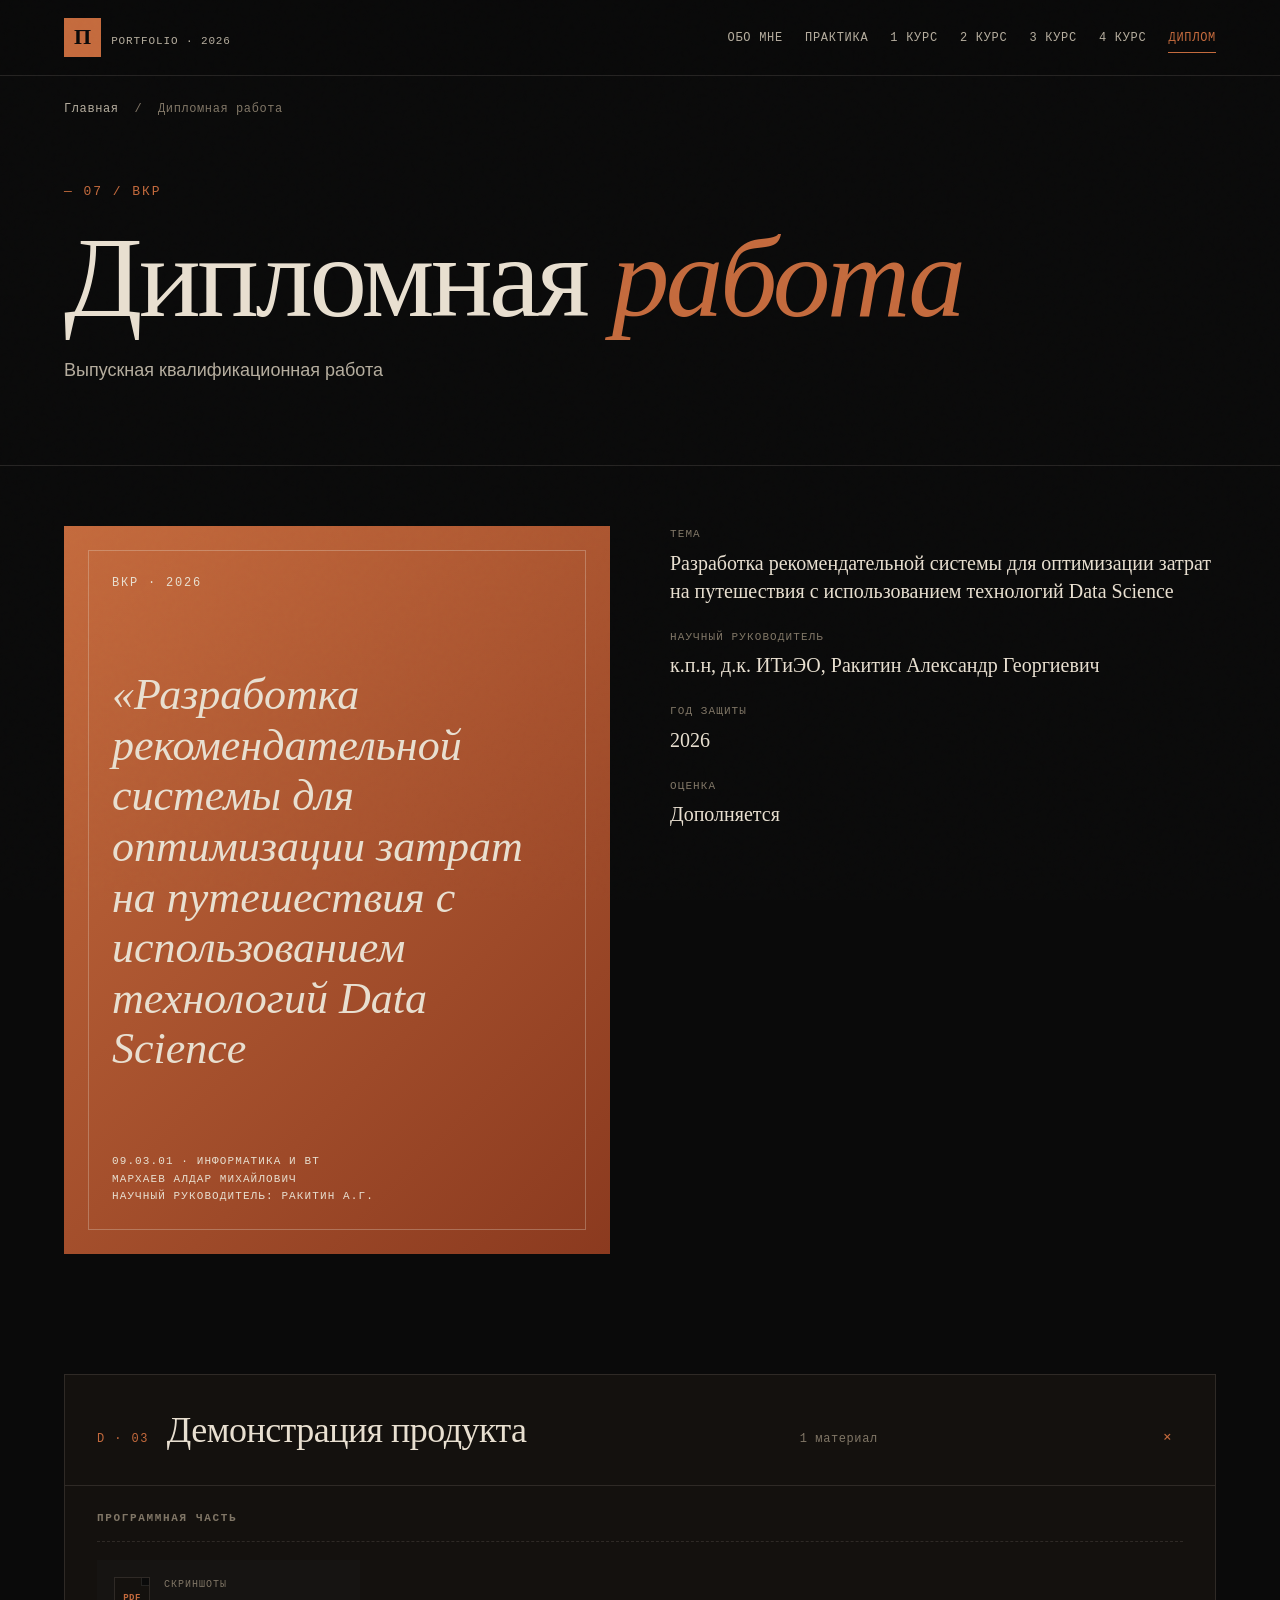
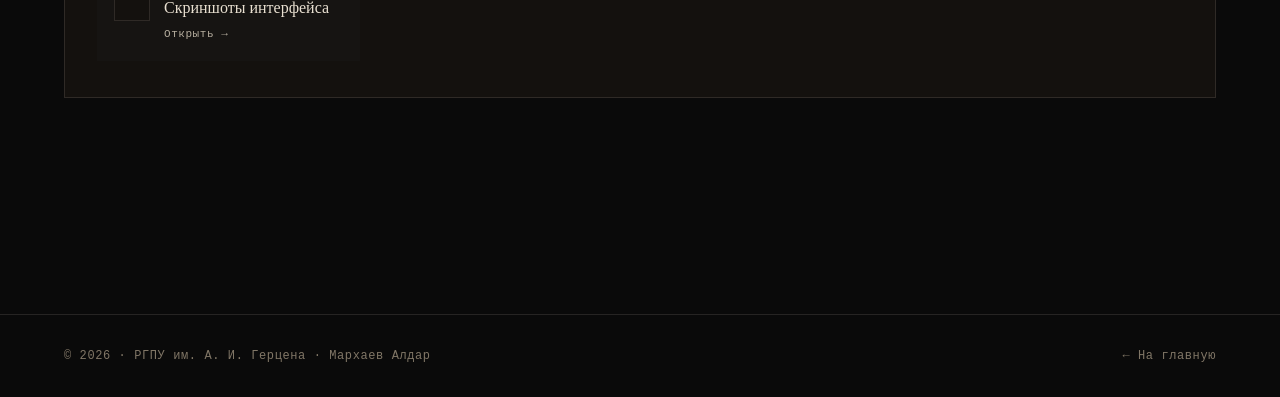
<file: diploma.html>
<!DOCTYPE html>
<html lang="ru">
<head>
    <meta charset="UTF-8">
    <meta name="viewport" content="width=device-width, initial-scale=1.0">
    <title>Дипломная работа — Портфолио</title>
    <link rel="stylesheet" href="styles.css">
    <link rel="icon" type="image/svg+xml" href="data:image/svg+xml,%3Csvg xmlns='http://www.w3.org/2000/svg' viewBox='0 0 100 100'%3E%3Crect width='100' height='100' fill='%230a0a0a'/%3E%3Ctext x='50' y='68' font-family='Georgia,serif' font-size='60' fill='%23e8dfd0' text-anchor='middle' font-style='italic'%3EП%3C/text%3E%3C/svg%3E">
</head>
<body>

    <div class="noise" aria-hidden="true"></div>

    <nav class="nav">
        <div class="nav__inner">
            <a href="index.html" class="nav__logo">
                <span class="nav__logo-mark">П</span>
                <span class="nav__logo-text">portfolio · 2026</span>
            </a>
            <ul class="nav__links">
                <li><a href="about.html">Обо мне</a></li>
                <li><a href="practice.html">Практика</a></li>
                <li><a href="course-1.html">1 курс</a></li>
                <li><a href="course-2.html">2 курс</a></li>
                <li><a href="course-3.html">3 курс</a></li>
                <li><a href="course-4.html">4 курс</a></li>
                <li><a href="diploma.html">Диплом</a></li>
            </ul>
            <button class="nav__burger" aria-label="Меню"><span></span><span></span><span></span></button>
        </div>
    </nav>

    <div class="crumbs">
        <a href="index.html">Главная</a>
        <span class="crumbs__sep">/</span>
        <span>Дипломная работа</span>
    </div>

    <header class="page-hero">
        <span class="page-hero__num">— 07 / ВКР</span>
        <h1 class="page-hero__title">Дипломная <em>работа</em></h1>
        <p class="page-hero__sub">Выпускная квалификационная работа</p>
    </header>

    <section class="diploma-feature">
        <div class="diploma-cover">
            <div class="diploma-cover__top">ВКР · 2026</div>
            <div class="diploma-cover__title">
                «Разработка рекомендательной системы для оптимизации затрат на путешествия с использованием технологий Data Science
            </div>
            <div class="diploma-cover__bottom">
                09.03.01 · Информатика и&nbsp;ВТ<br>
                Мархаев Алдар Михайлович<br>
                Научный руководитель: Ракитин А.Г.
            </div>
        </div>

        <dl class="diploma-info">
            <dt>Тема</dt>
            <dd>Разработка рекомендательной системы для оптимизации затрат на путешествия с использованием технологий Data Science</dd>

            <dt>Научный руководитель</dt>
            <dd>к.п.н, д.к. ИТиЭО, Ракитин Александр Георгиевич </dd>

            <dt>Год защиты</dt>
            <dd>2026</dd>

            <dt>Оценка</dt>
            <dd>Дополняется</dd>

           
        </dl>
    </section>

    <main class="page-body">

        
                               
        <article class="subject" id="vkr-source">
            <header class="subject__header">
                <div class="subject__title">
                    <span class="subject__num">D · 03</span>
                    <h2 class="subject__name">Демонстрация продукта</h2>
                </div>
                <span class="subject__count"></span>
                <span class="subject__toggle">+</span>
            </header>
            <div class="subject__body">
                <div class="subject__inner">
                    <div class="work-group">
                        <h3 class="work-group__title">Программная часть</h3>
                        <div class="files">
                            <a href="files/diploma/ВСР 1.pdf" class="file" target="_blank">
                                <span class="file__icon file__icon--pdf">PDF</span>
                                <div class="file__body">
                                    <span class="file__tag">Скриншоты</span>
                                    <span class="file__name">Скриншоты интерфейса</span>
                                    <span class="file__action">Открыть →</span>
                                </div>
                            </a>
                        </div>
                    </div>
                </div>
            </div>
        </article>

    </main>

    <footer class="footer">
        <div class="footer__inner">
            <p>© 2026 · РГПУ им. А. И. Герцена · Мархаев Алдар</p>
            <p><a href="index.html">← На главную</a></p>
        </div>
    </footer>

    <script src="script.js"></script>
</body>
</html>
</file>
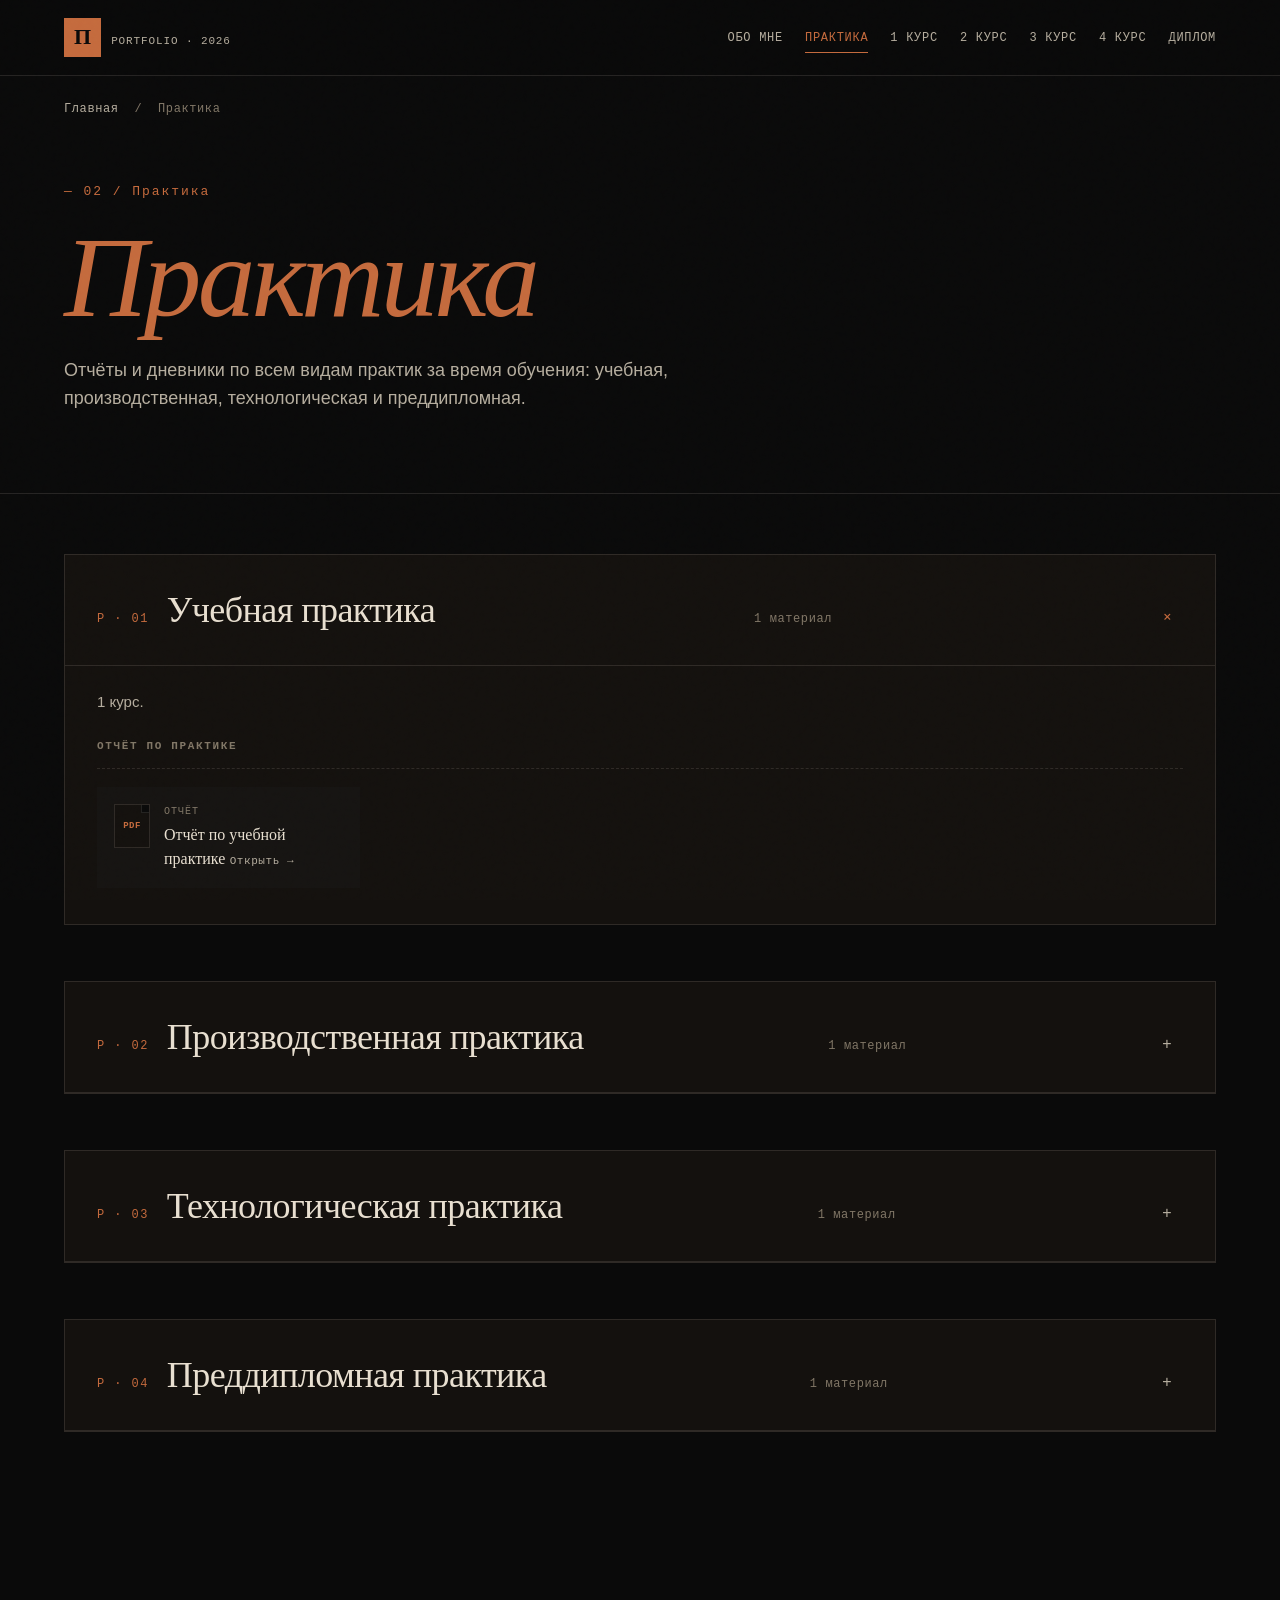
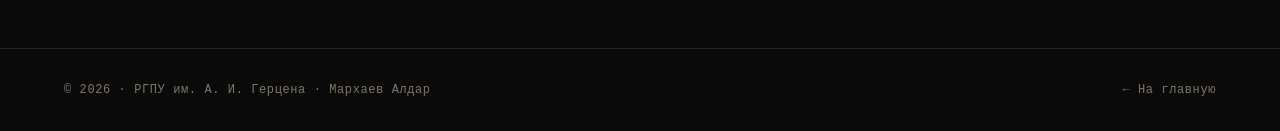
<file: practice.html>
<!DOCTYPE html>
<html lang="ru">
<head>
    <meta charset="UTF-8">
    <meta name="viewport" content="width=device-width, initial-scale=1.0">
    <title>Практика — Портфолио</title>
    <link rel="stylesheet" href="styles.css">
    <link rel="icon" type="image/svg+xml" href="data:image/svg+xml,%3Csvg xmlns='http://www.w3.org/2000/svg' viewBox='0 0 100 100'%3E%3Crect width='100' height='100' fill='%230a0a0a'/%3E%3Ctext x='50' y='68' font-family='Georgia,serif' font-size='60' fill='%23e8dfd0' text-anchor='middle' font-style='italic'%3EП%3C/text%3E%3C/svg%3E">
</head>
<body>

    <div class="noise" aria-hidden="true"></div>

    <nav class="nav">
        <div class="nav__inner">
            <a href="index.html" class="nav__logo">
                <span class="nav__logo-mark">П</span>
                <span class="nav__logo-text">portfolio · 2026</span>
            </a>
            <ul class="nav__links">
                <li><a href="about.html">Обо мне</a></li>
                <li><a href="practice.html">Практика</a></li>
                <li><a href="course-1.html">1 курс</a></li>
                <li><a href="course-2.html">2 курс</a></li>
                <li><a href="course-3.html">3 курс</a></li>
                <li><a href="course-4.html">4 курс</a></li>
                <li><a href="diploma.html">Диплом</a></li>
            </ul>
            <button class="nav__burger" aria-label="Меню"><span></span><span></span><span></span></button>
        </div>
    </nav>

    <div class="crumbs">
        <a href="index.html">Главная</a>
        <span class="crumbs__sep">/</span>
        <span>Практика</span>
    </div>

    <header class="page-hero">
        <span class="page-hero__num">— 02 / Практика</span>
        <h1 class="page-hero__title"><em>Практика</em></h1>
        <p class="page-hero__sub">Отчёты и&nbsp;дневники по&nbsp;всем видам практик за&nbsp;время обучения: учебная, производственная, технологическая и&nbsp;преддипломная.</p>
    </header>

    <main class="page-body">

        <article class="subject" id="practice-1">
            <header class="subject__header">
                <div class="subject__title">
                    <span class="subject__num">P · 01</span>
                    <h2 class="subject__name">Учебная практика</h2>
                </div>
                <span class="subject__count"></span>
                <span class="subject__toggle">+</span>
            </header>
            <div class="subject__body">
                <div class="subject__inner">
                    <p style="color:var(--paper-dim);margin-bottom:24px;font-size:15px;line-height:1.6;">
                        1 курс. </em>
                    </p>
                    <div class="work-group">
                        <h3 class="work-group__title">Отчёт по практике</h3>
                        <div class="files">
                            <a href="https://github.com/sakutaq/practice" class="file" target="_blank">
                                <span class="file__icon file__icon--pdf">PDF</span>
                                <div class="file__body">
                                    <span class="file__tag">Отчёт</span>
                                    <span class="file__name">Отчёт по учебной практике</span>
                                    <span class="file__action">Открыть →</span>
                                </div>
                            </a>
                        </div>
                    </div>
                </div>
            </div>
        </article>

        <article class="subject" id="practice-2">
            <header class="subject__header">
                <div class="subject__title">
                    <span class="subject__num">P · 02</span>
                    <h2 class="subject__name">Производственная практика</h2>
                </div>
                <span class="subject__count"></span>
                <span class="subject__toggle">+</span>
            </header>
            <div class="subject__body">
                <div class="subject__inner">
                    <p style="color:var(--paper-dim);margin-bottom:24px;font-size:15px;line-height:1.6;">
                        2 курс. 
                    </p>
                    <div class="work-group">
                        <h3 class="work-group__title">Документы</h3>
                        <div class="files">
                            <a href="https://github.com/sakutaq/practice23" class="file" target="_blank">
                                <span class="file__icon file__icon--pdf">PDF</span>
                                <div class="file__body">
                                    <span class="file__tag">Отчёт</span>
                                    <span class="file__name">Отчёт по производственной практике</span>
                                    <span class="file__action">Открыть →</span>
                                </div>
                            </a>
                        </div>
                    </div>
                </div>
            </div>
        </article>

        <article class="subject" id="practice-3">
            <header class="subject__header">
                <div class="subject__title">
                    <span class="subject__num">P · 03</span>
                    <h2 class="subject__name">Технологическая практика</h2>
                </div>
                <span class="subject__count"></span>
                <span class="subject__toggle">+</span>
            </header>
            <div class="subject__body">
                <div class="subject__inner">
                    <p style="color:var(--paper-dim);margin-bottom:24px;font-size:15px;line-height:1.6;">
                        3 курс.
                    </p>
                    <div class="work-group">
                        <h3 class="work-group__title">Документы</h3>
                        <div class="files">
                            <a href="https://github.com/sakutaq/herzpractice25" class="file" target="_blank">
                                <span class="file__icon file__icon--pdf">PDF</span>
                                <div class="file__body">
                                    <span class="file__tag">Отчёт</span>
                                    <span class="file__name">Отчёт по технологической практике</span>
                                    <span class="file__action">Открыть →</span>
                                </div>
                            </a>
                          
                        </div>
                    </div>
                </div>
            </div>
        </article>

        <article class="subject" id="practice-4">
            <header class="subject__header">
                <div class="subject__title">
                    <span class="subject__num">P · 04</span>
                    <h2 class="subject__name">Преддипломная практика</h2>
                </div>
                <span class="subject__count"></span>
                <span class="subject__toggle">+</span>
            </header>
            <div class="subject__body">
                <div class="subject__inner">
                    <p style="color:var(--paper-dim);margin-bottom:24px;font-size:15px;line-height:1.6;">
                        4 курс. Преддипломная практика
                    </p>
                    <div class="work-group">
                        <h3 class="work-group__title">Документы</h3>
                        <div class="files">
                            <a href="https://github.com/sakutaq/practice2026prediploma" class="file" target="_blank">
                                <span class="file__icon file__icon--pdf">PDF</span>
                                <div class="file__body">
                                    <span class="file__tag">Отчёт</span>
                                    <span class="file__name">Отчёт по практике</span>
                                    <span class="file__action">Открыть →</span>
                                </div>
                            </a>
			 </div>
                    </div>
                </div>
            </div>
        </article>

    </main>

    <footer class="footer">
        <div class="footer__inner">
            <p>© 2026 · РГПУ им. А. И. Герцена · Мархаев Алдар</p>
            <p><a href="index.html">← На главную</a></p>
        </div>
    </footer>

    <script src="script.js"></script>
</body>
</html>
</file>
<file: styles.css>
/* =============================================
   ПОРТФОЛИО · ОБЩИЕ СТИЛИ
   Работает офлайн, использует системные шрифты.
   ============================================= */

:root {
    --bg: #0a0a0a;
    --bg-soft: #161412;
    --bg-card: #14110e;
    --paper: #e8dfd0;
    --paper-dim: #b5ad9e;
    --paper-mute: #807666;
    --ink: #0a0a0a;
    --accent: #c46a3d;
    --accent-soft: #8b3a1f;
    --accent-glow: rgba(196, 106, 61, 0.15);
    --rule: rgba(232, 223, 208, 0.12);
    --rule-strong: rgba(232, 223, 208, 0.25);

    --font-display: 'Iowan Old Style', 'Palatino Linotype', Palatino, 'Book Antiqua', Georgia, serif;
    --font-body: -apple-system, BlinkMacSystemFont, 'Segoe UI', 'Helvetica Neue', Helvetica, Arial, sans-serif;
    --font-mono: 'SF Mono', SFMono-Regular, ui-monospace, 'JetBrains Mono', 'Cascadia Code', Menlo, Consolas, 'Courier New', monospace;

    --gutter: clamp(20px, 5vw, 80px);
    --max: 1400px;
}

*, *::before, *::after { box-sizing: border-box; margin: 0; padding: 0; }
html { scroll-behavior: smooth; -webkit-text-size-adjust: 100%; }
body {
    background: var(--bg);
    color: var(--paper);
    font-family: var(--font-body);
    font-size: 16px;
    line-height: 1.5;
    overflow-x: hidden;
    -webkit-font-smoothing: antialiased;
    -moz-osx-font-smoothing: grayscale;
    min-height: 100vh;
}
img, svg { display: block; max-width: 100%; }
a { color: inherit; text-decoration: none; }
ul, ol { list-style: none; }
button { background: none; border: none; color: inherit; font: inherit; cursor: pointer; }
::selection { background: var(--accent); color: var(--paper); }

.noise {
    position: fixed;
    inset: 0;
    pointer-events: none;
    z-index: 1000;
    opacity: 0.035;
    mix-blend-mode: overlay;
    background-image: url("data:image/svg+xml,%3Csvg viewBox='0 0 200 200' xmlns='http://www.w3.org/2000/svg'%3E%3Cfilter id='n'%3E%3CfeTurbulence type='fractalNoise' baseFrequency='0.85' numOctaves='3'/%3E%3C/filter%3E%3Crect width='100%25' height='100%25' filter='url(%23n)'/%3E%3C/svg%3E");
}

/* === НАВИГАЦИЯ === */
.nav {
    position: sticky;
    top: 0;
    z-index: 100;
    padding: 18px var(--gutter);
    background: rgba(10, 10, 10, 0.85);
    backdrop-filter: blur(12px);
    -webkit-backdrop-filter: blur(12px);
    border-bottom: 1px solid var(--rule);
}
.nav__inner {
    max-width: var(--max);
    margin: 0 auto;
    display: flex;
    align-items: center;
    justify-content: space-between;
    gap: 24px;
}
.nav__logo {
    display: inline-flex;
    align-items: baseline;
    gap: 10px;
    font-family: var(--font-display);
    font-style: italic;
    font-size: 22px;
}
.nav__logo-mark {
    background: var(--accent);
    color: var(--ink);
    padding: 2px 10px 4px;
    font-style: normal;
    font-weight: bold;
}
.nav__logo-text {
    font-family: var(--font-mono);
    font-size: 11px;
    font-style: normal;
    color: var(--paper-dim);
    letter-spacing: 0.08em;
    text-transform: uppercase;
}
.nav__links {
    display: flex;
    gap: 22px;
    font-family: var(--font-mono);
    font-size: 12px;
    letter-spacing: 0.06em;
    text-transform: uppercase;
}
.nav__links a {
    position: relative;
    padding: 6px 0;
    color: var(--paper-dim);
    transition: color 0.25s;
}
.nav__links a:hover { color: var(--paper); }
.nav__links a.is-active { color: var(--accent); }
.nav__links a.is-active::after {
    content: "";
    position: absolute;
    left: 0; right: 0; bottom: -2px;
    height: 1px;
    background: var(--accent);
}
.nav__burger { display: none; flex-direction: column; gap: 5px; padding: 8px; }
.nav__burger span { display: block; width: 22px; height: 1.5px; background: var(--paper); transition: transform 0.3s, opacity 0.3s; }

/* === ХЛЕБНЫЕ КРОШКИ === */
.crumbs {
    max-width: var(--max);
    margin: 0 auto;
    padding: 24px var(--gutter) 0;
    font-family: var(--font-mono);
    font-size: 12px;
    letter-spacing: 0.05em;
    color: var(--paper-mute);
}
.crumbs a { color: var(--paper-dim); transition: color 0.2s; }
.crumbs a:hover { color: var(--accent); }
.crumbs__sep { margin: 0 8px; color: var(--paper-mute); }

/* === HERO / ЗАГОЛОВОК СТРАНИЦЫ === */
.page-hero {
    padding: 60px var(--gutter) 80px;
    max-width: var(--max);
    margin: 0 auto;
    border-bottom: 1px solid var(--rule);
    position: relative;
}
.page-hero__num {
    display: inline-block;
    font-family: var(--font-mono);
    font-size: 13px;
    color: var(--accent);
    letter-spacing: 0.15em;
    margin-bottom: 24px;
}
.page-hero__title {
    font-family: var(--font-display);
    font-size: clamp(48px, 9vw, 140px);
    line-height: 0.9;
    font-weight: normal;
    letter-spacing: -0.03em;
}
.page-hero__title em { font-style: italic; color: var(--accent); }
.page-hero__sub {
    margin-top: 28px;
    max-width: 620px;
    font-size: 18px;
    color: var(--paper-dim);
    line-height: 1.55;
}

/* === ГЛАВНАЯ === */
.home-hero {
    min-height: calc(100vh - 80px);
    padding: 80px var(--gutter) 40px;
    max-width: var(--max);
    margin: 0 auto;
    display: flex;
    flex-direction: column;
    justify-content: space-between;
    gap: 40px;
}
.home-hero__meta {
    display: flex;
    gap: 32px;
    flex-wrap: wrap;
    font-family: var(--font-mono);
    font-size: 12px;
    letter-spacing: 0.1em;
    text-transform: uppercase;
    color: var(--paper-dim);
    padding-bottom: 32px;
    border-bottom: 1px solid var(--rule);
}
.home-hero__meta-item { display: flex; align-items: center; gap: 8px; }
.home-hero__meta-item::before { content: "●"; color: var(--accent); font-size: 8px; }
.home-hero__title {
    font-family: var(--font-display);
    font-size: clamp(56px, 14vw, 200px);
    line-height: 0.85;
    letter-spacing: -0.035em;
    font-weight: normal;
}
.home-hero__line { display: block; }
.home-hero__line--italic { font-style: italic; color: var(--accent); padding-left: 1.2em; }
.home-hero__lead {
    max-width: 580px;
    font-size: clamp(17px, 2vw, 22px);
    color: var(--paper-dim);
    line-height: 1.5;
}

/* === КАРТОЧКИ РАЗДЕЛОВ НА ГЛАВНОЙ === */
.sections {
    max-width: var(--max);
    margin: 0 auto;
    padding: 80px var(--gutter) 100px;
}
.sections__head {
    display: flex;
    align-items: baseline;
    gap: 20px;
    margin-bottom: 48px;
    padding-bottom: 28px;
    border-bottom: 1px solid var(--rule);
}
.sections__num {
    font-family: var(--font-mono);
    font-size: 13px;
    color: var(--accent);
    letter-spacing: 0.1em;
}
.sections__title {
    font-family: var(--font-display);
    font-size: clamp(32px, 4vw, 52px);
    font-weight: normal;
    letter-spacing: -0.02em;
}
.sections__grid {
    display: grid;
    grid-template-columns: repeat(auto-fit, minmax(280px, 1fr));
    gap: 16px;
}
.section-card {
    position: relative;
    display: block;
    padding: 36px 28px 28px;
    background: var(--bg-card);
    border: 1px solid var(--rule);
    overflow: hidden;
    transition: transform 0.4s cubic-bezier(.2,.7,.2,1), border-color 0.3s, background 0.3s;
    min-height: 220px;
    display: flex;
    flex-direction: column;
    justify-content: space-between;
}
.section-card:hover {
    border-color: var(--accent);
    transform: translateY(-4px);
}
.section-card::before {
    content: "";
    position: absolute;
    inset: 0;
    background: radial-gradient(circle at top right, var(--accent-glow), transparent 60%);
    opacity: 0;
    transition: opacity 0.4s;
}
.section-card:hover::before { opacity: 1; }
.section-card__num {
    font-family: var(--font-mono);
    font-size: 12px;
    color: var(--accent);
    letter-spacing: 0.15em;
    position: relative;
}
.section-card__title {
    font-family: var(--font-display);
    font-size: clamp(28px, 3vw, 38px);
    line-height: 1.05;
    font-weight: normal;
    letter-spacing: -0.015em;
    margin-top: 12px;
    position: relative;
}
.section-card__desc {
    margin-top: 12px;
    font-size: 14px;
    color: var(--paper-dim);
    line-height: 1.5;
    position: relative;
}
.section-card__arrow {
    position: relative;
    margin-top: 24px;
    display: inline-flex;
    align-items: center;
    gap: 10px;
    font-family: var(--font-mono);
    font-size: 12px;
    letter-spacing: 0.1em;
    text-transform: uppercase;
    color: var(--paper-dim);
    transition: color 0.3s, gap 0.3s;
}
.section-card:hover .section-card__arrow {
    color: var(--accent);
    gap: 14px;
}

/* === БЕГУЩАЯ СТРОКА === */
.marquee {
    overflow: hidden;
    border-top: 1px solid var(--rule);
    border-bottom: 1px solid var(--rule);
    padding: 20px 0;
    -webkit-mask-image: linear-gradient(to right, transparent, black 10%, black 90%, transparent);
            mask-image: linear-gradient(to right, transparent, black 10%, black 90%, transparent);
}
.marquee__track {
    display: flex;
    gap: 48px;
    white-space: nowrap;
    animation: marquee 40s linear infinite;
    font-family: var(--font-display);
    font-size: 26px;
    font-style: italic;
    color: var(--paper);
}
.marquee__track span:nth-child(even) { color: var(--accent); font-style: normal; }
@keyframes marquee {
    from { transform: translateX(0); }
    to   { transform: translateX(-50%); }
}

/* === СТРАНИЦА КУРСА / СПИСОК ПРЕДМЕТОВ === */
.page-body {
    max-width: var(--max);
    margin: 0 auto;
    padding: 60px var(--gutter) 100px;
}

.subject {
    margin-bottom: 56px;
    border: 1px solid var(--rule);
    background: var(--bg-card);
}
.subject__header {
    display: flex;
    align-items: baseline;
    justify-content: space-between;
    gap: 24px;
    padding: 28px 32px;
    border-bottom: 1px solid var(--rule);
    cursor: pointer;
    transition: background 0.25s;
}
.subject__header:hover { background: rgba(232, 223, 208, 0.03); }
.subject__title {
    display: flex;
    align-items: baseline;
    gap: 18px;
    flex-wrap: wrap;
}
.subject__num {
    font-family: var(--font-mono);
    font-size: 12px;
    color: var(--accent);
    letter-spacing: 0.12em;
}
.subject__name {
    font-family: var(--font-display);
    font-size: clamp(24px, 3vw, 36px);
    font-weight: normal;
    letter-spacing: -0.015em;
}
.subject__count {
    font-family: var(--font-mono);
    font-size: 12px;
    color: var(--paper-mute);
    letter-spacing: 0.05em;
    white-space: nowrap;
}
.subject__toggle {
    width: 32px; height: 32px;
    display: flex;
    align-items: center;
    justify-content: center;
    color: var(--paper-dim);
    transition: transform 0.4s, color 0.3s;
    flex-shrink: 0;
}
.subject__header:hover .subject__toggle { color: var(--accent); }
.subject.is-open .subject__toggle { transform: rotate(45deg); color: var(--accent); }

.subject__body {
    max-height: 0;
    overflow: hidden;
    transition: max-height 0.5s cubic-bezier(.2,.7,.2,1);
}
.subject.is-open .subject__body { max-height: 4000px; }
.subject__inner { padding: 24px 32px 36px; }

.work-group {
    margin-bottom: 32px;
}
.work-group:last-child { margin-bottom: 0; }
.work-group__title {
    font-family: var(--font-mono);
    font-size: 11px;
    color: var(--paper-mute);
    letter-spacing: 0.15em;
    text-transform: uppercase;
    padding-bottom: 14px;
    margin-bottom: 18px;
    border-bottom: 1px dashed var(--rule);
}

.files {
    display: grid;
    grid-template-columns: repeat(auto-fill, minmax(220px, 1fr));
    gap: 12px;
}
.file {
    display: flex;
    gap: 14px;
    padding: 16px;
    background: var(--bg-soft);
    border: 1px solid transparent;
    transition: border-color 0.25s, background 0.25s, transform 0.25s;
    align-items: flex-start;
}
.file:hover {
    border-color: var(--accent);
    background: var(--bg);
    transform: translateY(-2px);
}
.file__icon {
    flex-shrink: 0;
    width: 36px;
    height: 44px;
    background: var(--bg-card);
    border: 1px solid var(--rule);
    display: flex;
    flex-direction: column;
    align-items: center;
    justify-content: center;
    font-family: var(--font-mono);
    font-size: 9px;
    color: var(--paper-dim);
    letter-spacing: 0.05em;
    position: relative;
    font-weight: bold;
}
.file__icon::before {
    content: "";
    position: absolute;
    top: 0; right: 0;
    width: 8px;
    height: 8px;
    background: var(--bg);
    border-left: 1px solid var(--rule);
    border-bottom: 1px solid var(--rule);
}
.file__icon--pdf { color: var(--accent); }
.file__icon--docx { color: #6a90c4; }
.file__icon--pptx { color: #e0a060; }
.file__icon--xlsx { color: #7fb09a; }
.file__body { flex: 1; min-width: 0; }
.file__tag {
    font-family: var(--font-mono);
    font-size: 10px;
    color: var(--paper-mute);
    letter-spacing: 0.1em;
    text-transform: uppercase;
    display: block;
    margin-bottom: 4px;
}
.file__name {
    font-family: var(--font-display);
    font-size: 16px;
    line-height: 1.25;
    color: var(--paper);
    margin-bottom: 6px;
    word-wrap: break-word;
}
.file__action {
    font-family: var(--font-mono);
    font-size: 11px;
    color: var(--paper-dim);
    letter-spacing: 0.05em;
    transition: color 0.25s;
}
.file:hover .file__action { color: var(--accent); }

/* === БЛОК "ОБО МНЕ" === */
.about-grid {
    display: grid;
    grid-template-columns: 1fr 1.4fr;
    gap: 60px;
    max-width: var(--max);
    margin: 0 auto;
    padding: 80px var(--gutter);
    align-items: start;
}
.about-portrait { position: sticky; top: 100px; }
.about-portrait svg, .about-portrait img {
    width: 100%;
    height: auto;
    filter: contrast(1.05);
}
.about-portrait__tag {
    display: block;
    font-family: var(--font-mono);
    font-size: 11px;
    color: var(--paper-mute);
    letter-spacing: 0.06em;
    margin-top: 12px;
    text-transform: lowercase;
}
.about-text { font-size: 17px; line-height: 1.7; }
.about-text__lead {
    font-family: var(--font-display);
    font-size: clamp(22px, 2.4vw, 28px);
    line-height: 1.4;
    margin-bottom: 28px;
}
.about-text__lead em { color: var(--accent); font-style: italic; }
.about-text p { margin-bottom: 22px; color: var(--paper-dim); }

.about-block {
    margin-top: 40px;
    padding-top: 32px;
    border-top: 1px solid var(--rule);
}
.about-block__title {
    font-family: var(--font-mono);
    font-size: 11px;
    text-transform: uppercase;
    letter-spacing: 0.15em;
    color: var(--paper-mute);
    margin-bottom: 18px;
}
.about-list { display: grid; gap: 14px; }
.about-list li {
    display: grid;
    grid-template-columns: 120px 1fr;
    gap: 24px;
    padding: 12px 0;
    border-bottom: 1px solid var(--rule);
    align-items: baseline;
}
.about-list__key {
    font-family: var(--font-mono);
    font-size: 11px;
    color: var(--paper-mute);
    text-transform: uppercase;
    letter-spacing: 0.08em;
}
.about-list__val { font-family: var(--font-display); font-size: 18px; }
.about-list__val a { transition: color 0.25s; }
.about-list__val a:hover { color: var(--accent); }

.skills-list { display: flex; flex-wrap: wrap; gap: 8px; }
.skills-list li {
    padding: 8px 14px;
    border: 1px solid var(--rule);
    font-family: var(--font-mono);
    font-size: 12px;
    color: var(--paper-dim);
    transition: border-color 0.25s, color 0.25s;
}
.skills-list li:hover { border-color: var(--accent); color: var(--accent); }

/* === БЛОК ДИПЛОМНОЙ РАБОТЫ === */
.diploma-feature {
    max-width: var(--max);
    margin: 0 auto;
    padding: 60px var(--gutter);
    display: grid;
    grid-template-columns: 1fr 1fr;
    gap: 60px;
    align-items: start;
}
.diploma-cover {
    aspect-ratio: 3/4;
    background: linear-gradient(135deg, var(--accent), var(--accent-soft));
    padding: 48px;
    display: flex;
    flex-direction: column;
    justify-content: space-between;
    color: var(--paper);
    position: relative;
    overflow: hidden;
}
.diploma-cover::before {
    content: "";
    position: absolute;
    inset: 24px;
    border: 1px solid rgba(232, 223, 208, 0.3);
    pointer-events: none;
}
.diploma-cover__top {
    font-family: var(--font-mono);
    font-size: 12px;
    letter-spacing: 0.15em;
    text-transform: uppercase;
    position: relative;
    z-index: 1;
}
.diploma-cover__title {
    font-family: var(--font-display);
    font-style: italic;
    font-size: clamp(28px, 4vw, 44px);
    line-height: 1.15;
    position: relative;
    z-index: 1;
}
.diploma-cover__bottom {
    font-family: var(--font-mono);
    font-size: 11px;
    letter-spacing: 0.1em;
    text-transform: uppercase;
    position: relative;
    z-index: 1;
    line-height: 1.6;
}
.diploma-info dt {
    font-family: var(--font-mono);
    font-size: 11px;
    color: var(--paper-mute);
    text-transform: uppercase;
    letter-spacing: 0.1em;
    margin-bottom: 6px;
}
.diploma-info dd {
    margin-bottom: 24px;
    font-family: var(--font-display);
    font-size: 20px;
    line-height: 1.4;
}
.diploma-info dd p { font-family: var(--font-body); font-size: 16px; color: var(--paper-dim); line-height: 1.6; }

/* === FOOTER === */
.footer {
    border-top: 1px solid var(--rule);
    padding: 32px var(--gutter);
    margin-top: 60px;
}
.footer__inner {
    max-width: var(--max);
    margin: 0 auto;
    display: flex;
    justify-content: space-between;
    align-items: center;
    gap: 24px;
    font-family: var(--font-mono);
    font-size: 12px;
    color: var(--paper-mute);
    letter-spacing: 0.05em;
    flex-wrap: wrap;
}
.footer a { transition: color 0.25s; }
.footer a:hover { color: var(--accent); }

/* === АНИМАЦИЯ ПОЯВЛЕНИЯ === */
.reveal {
    opacity: 0;
    transform: translateY(30px);
    transition: opacity 0.7s cubic-bezier(.2,.7,.2,1), transform 0.7s cubic-bezier(.2,.7,.2,1);
}
.reveal.is-visible { opacity: 1; transform: translateY(0); }

/* === АДАПТИВ === */
@media (max-width: 900px) {
    .nav__links { display: none; }
    .nav__burger { display: flex; }
    .nav.is-open .nav__links {
        display: flex;
        position: absolute;
        top: 100%; left: 0; right: 0;
        background: var(--bg-soft);
        flex-direction: column;
        padding: 20px var(--gutter);
        gap: 18px;
        border-bottom: 1px solid var(--rule);
    }

    .home-hero { min-height: auto; padding: 40px var(--gutter); }
    .home-hero__line--italic { padding-left: 0.4em; }

    .about-grid { grid-template-columns: 1fr; gap: 40px; padding: 50px var(--gutter); }
    .about-portrait { position: static; max-width: 280px; }
    .about-list li { grid-template-columns: 100px 1fr; gap: 12px; }

    .subject__header { padding: 20px 22px; }
    .subject__inner { padding: 20px 22px 28px; }
    .files { grid-template-columns: 1fr; }

    .diploma-feature { grid-template-columns: 1fr; gap: 40px; padding: 40px var(--gutter); }
    .diploma-cover { aspect-ratio: 4/5; padding: 32px; }

    .footer__inner { flex-direction: column; text-align: center; gap: 10px; }
}

@media (prefers-reduced-motion: reduce) {
    *, *::before, *::after { animation-duration: 0.01ms !important; transition-duration: 0.01ms !important; }
    html { scroll-behavior: auto; }
}
</file>
